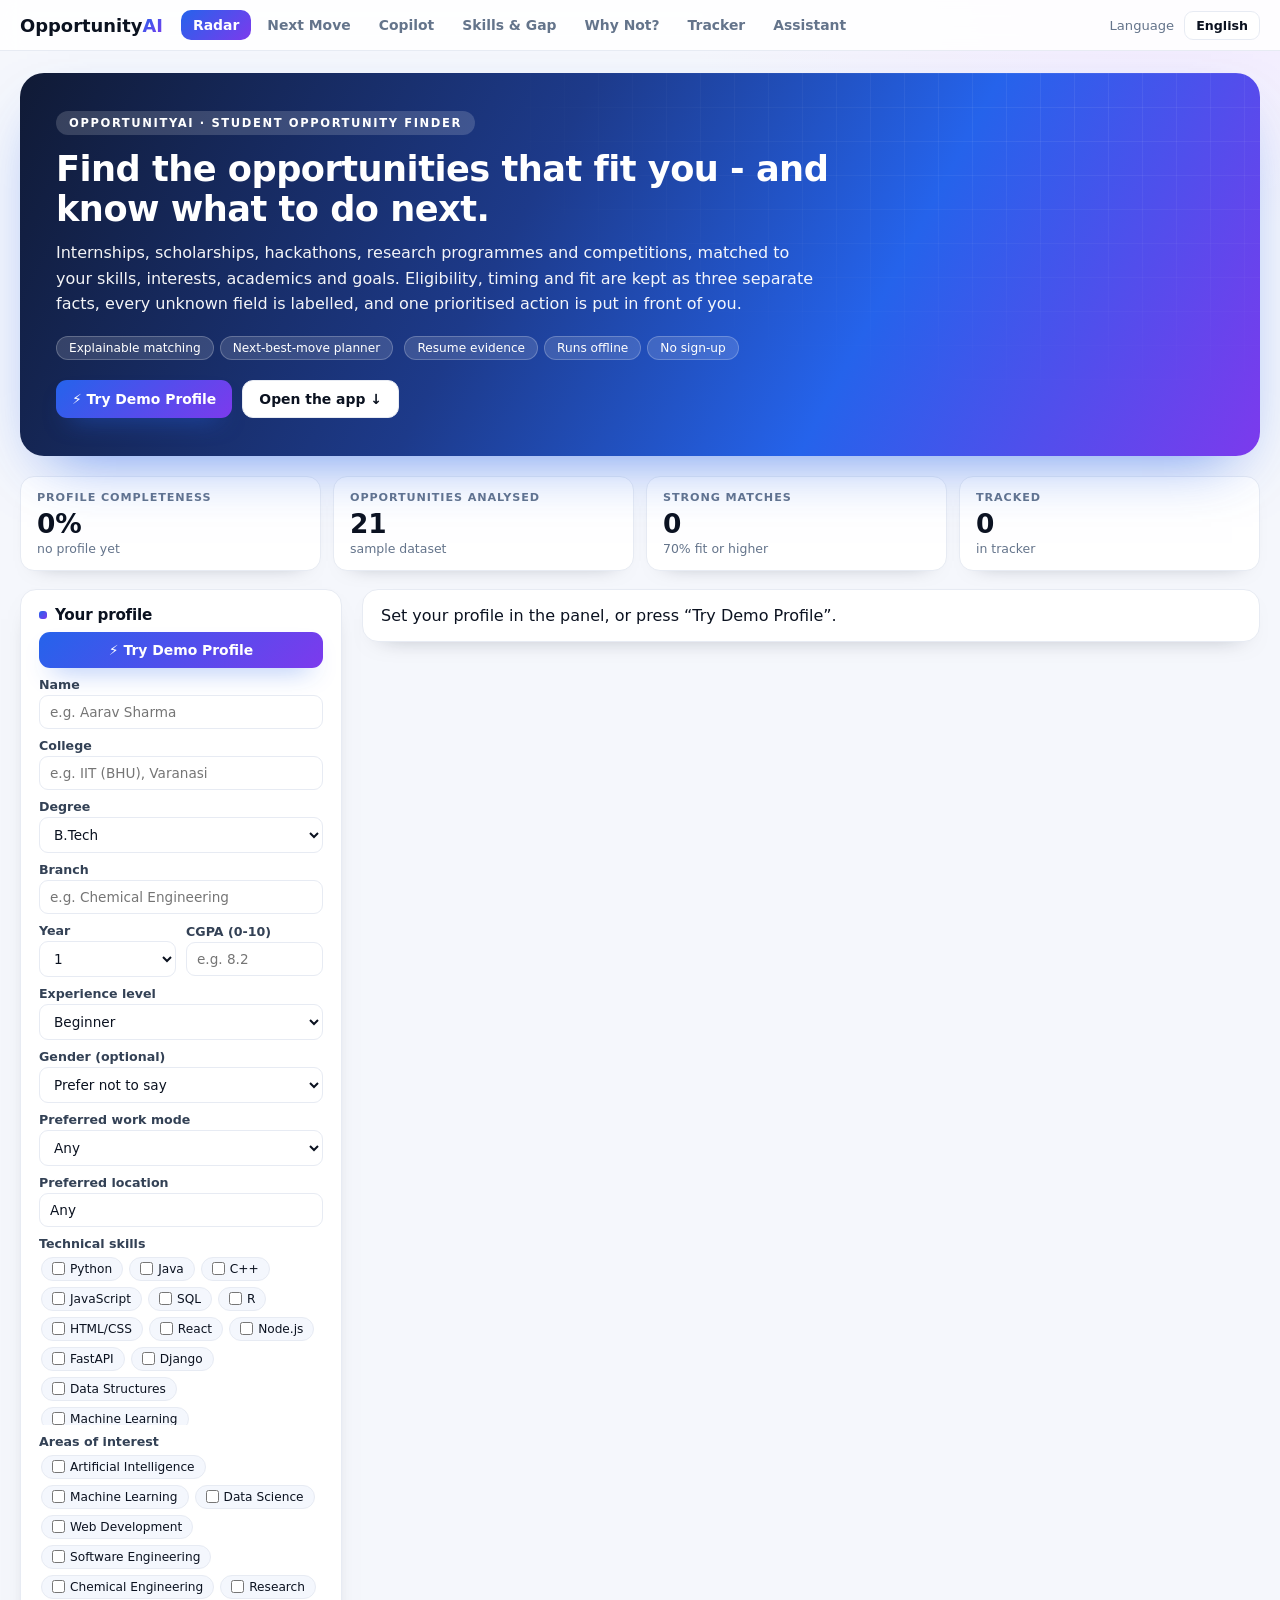
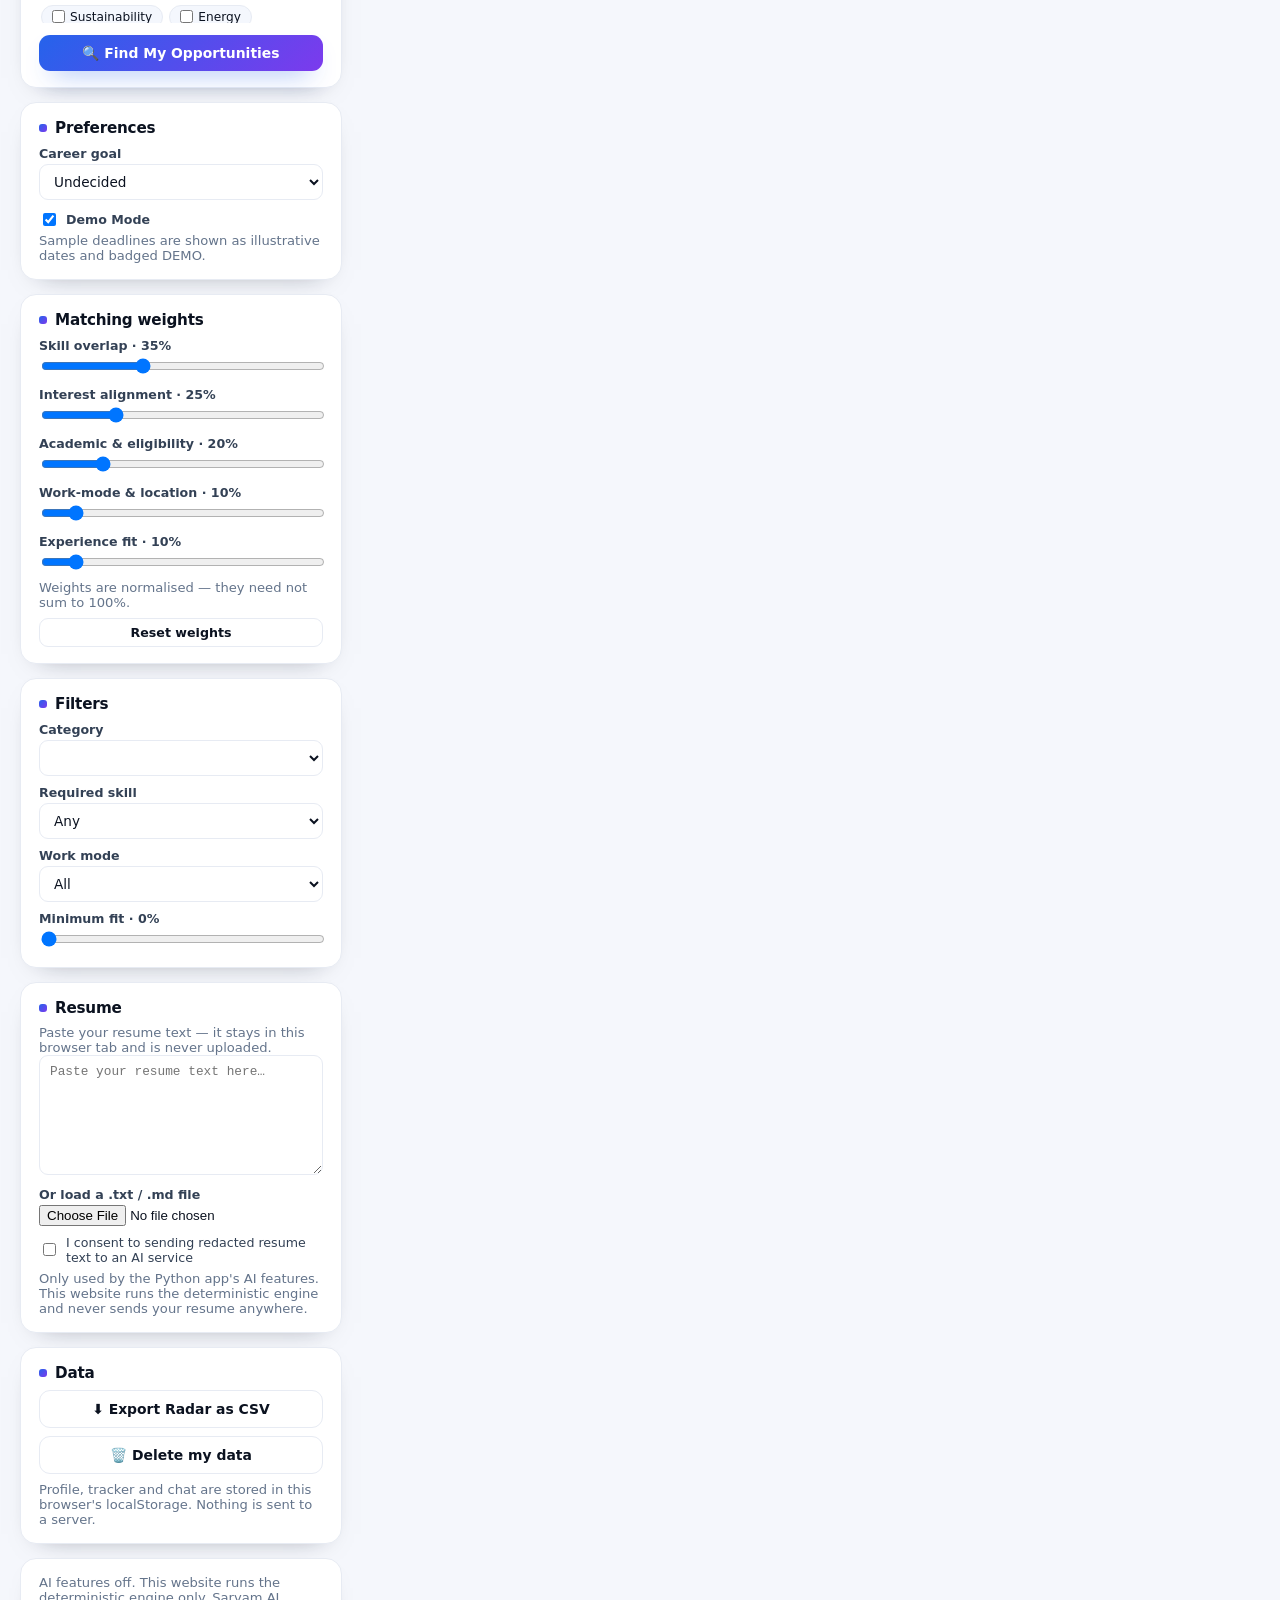
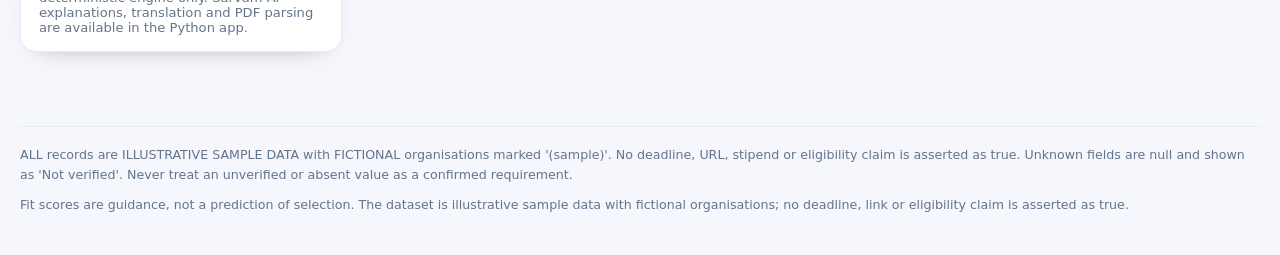
<file: index.html>
<!DOCTYPE html>
<html lang="en">
<head>
<meta charset="utf-8">
<meta name="viewport" content="width=device-width, initial-scale=1">
<title>OpportunityAI — Personal Opportunity Intelligence Platform</title>
<meta name="description" content="OpportunityAI helps Indian college students find, qualify for and prepare for internships, scholarships, hackathons and research programmes — with explainable matching and a prioritised next action. Runs fully in your browser.">
<link rel="icon" href="data:image/svg+xml,<svg xmlns='http://www.w3.org/2000/svg' viewBox='0 0 100 100'><text y='.9em' font-size='90'>🎯</text></svg>">
<style>
/* OpportunityAI — website styles. Light background, navy text, blue/violet accents. */
:root{
  --navy:#0b1220; --soft:#334155; --muted:#64748b; --blue:#2563eb; --violet:#7c3aed;
  --bg:#f5f7fc; --card:#ffffff; --line:#e7ebf3; --green:#059669; --amber:#b45309; --red:#b91c1c;
  --radius:16px;
}
*{box-sizing:border-box;}
html,body{margin:0;padding:0;}
body{
  font-family:'Inter','Segoe UI',system-ui,-apple-system,sans-serif;color:var(--navy);
  background:
    radial-gradient(1100px 460px at 10% -8%, #e8efff 0, rgba(232,239,255,0) 60%),
    radial-gradient(900px 420px at 92% 0, #f2eaff 0, rgba(242,234,255,0) 55%),
    var(--bg);
  -webkit-font-smoothing:antialiased;
}
a{color:var(--blue);}
h1,h2,h3,h4{letter-spacing:-.015em;margin:0 0 8px;}
.wrap{max-width:1280px;margin:0 auto;padding:0 20px;}

/* ---------- nav ---------- */
.nav{
  position:sticky;top:0;z-index:50;background:rgba(255,255,255,.88);
  backdrop-filter:blur(10px);border-bottom:1px solid var(--line);
}
.nav-in{display:flex;align-items:center;gap:18px;padding:10px 20px;max-width:1280px;margin:0 auto;flex-wrap:wrap;}
.brand{font-weight:800;font-size:1.12rem;white-space:nowrap;}
.brand span{background:linear-gradient(135deg,var(--blue),var(--violet));
  -webkit-background-clip:text;background-clip:text;-webkit-text-fill-color:transparent;}
.tabs{display:flex;gap:4px;flex:1;flex-wrap:wrap;}
.tab{
  border:0;background:transparent;font:inherit;font-weight:600;font-size:.87rem;color:var(--muted);
  padding:7px 12px;border-radius:10px;cursor:pointer;white-space:nowrap;
}
.tab:hover{background:#eef2fb;color:var(--navy);}
.tab.active{background:linear-gradient(135deg,var(--blue),var(--violet));color:#fff;}
.nav-right{display:flex;align-items:center;gap:10px;font-size:.82rem;color:var(--muted);}

/* ---------- hero ---------- */
.hero{
  background:linear-gradient(118deg,#101a35 0,#1d3a8a 40%,#2563eb 68%,#7c3aed 100%);
  border-radius:24px;padding:38px 36px;color:#fff;margin:22px 0 20px;position:relative;overflow:hidden;
  box-shadow:0 26px 60px -28px rgba(37,99,235,.72);
}
.hero:after{
  content:"";position:absolute;inset:0;pointer-events:none;
  background-image:linear-gradient(rgba(255,255,255,.07) 1px,transparent 1px),
                   linear-gradient(90deg,rgba(255,255,255,.07) 1px,transparent 1px);
  background-size:34px 34px;
  mask-image:radial-gradient(600px 300px at 85% 10%,#000,transparent);
}
.hero .kicker{display:inline-block;font-size:.72rem;font-weight:700;letter-spacing:.14em;
  text-transform:uppercase;background:rgba(255,255,255,.16);padding:5px 13px;border-radius:999px;margin-bottom:14px;}
.hero h1{color:#fff;font-size:2.2rem;font-weight:800;max-width:820px;line-height:1.15;}
.hero p{opacity:.95;max-width:760px;line-height:1.6;margin:10px 0 0;font-size:1rem;}
.hero .tags{margin-top:16px;}
.hero .tags span{display:inline-block;background:rgba(255,255,255,.14);border:1px solid rgba(255,255,255,.22);
  padding:4px 12px;border-radius:999px;font-size:.76rem;margin:3px 6px 0 0;}
.hero-cta{display:flex;gap:10px;margin-top:20px;flex-wrap:wrap;}

/* ---------- buttons ---------- */
.btn{
  font:inherit;font-weight:600;font-size:.87rem;border-radius:11px;padding:10px 16px;cursor:pointer;
  border:1px solid var(--line);background:#fff;color:var(--navy);transition:.15s;
}
.btn:hover{border-color:#cfdaf2;box-shadow:0 6px 16px -12px rgba(37,99,235,.6);}
.btn.primary{background:linear-gradient(135deg,var(--blue),var(--violet));border:0;color:#fff;
  box-shadow:0 12px 26px -14px rgba(37,99,235,.85);}
.btn.primary:hover{filter:brightness(1.06);}
.btn.sm{padding:6px 11px;font-size:.79rem;border-radius:9px;}
.btn.block{width:100%;}

/* ---------- layout ---------- */
.layout{display:grid;grid-template-columns:322px 1fr;gap:20px;align-items:start;padding-bottom:60px;}
.panel{background:var(--card);border:1px solid var(--line);border-radius:var(--radius);
  padding:16px 18px;box-shadow:0 10px 26px -20px rgba(11,18,32,.55);margin-bottom:14px;}
.panel h3{font-size:.95rem;display:flex;align-items:center;gap:8px;}
.dot{display:inline-block;width:8px;height:8px;border-radius:3px;
  background:linear-gradient(135deg,var(--blue),var(--violet));flex:0 0 auto;}
.muted{color:var(--muted);font-size:.82rem;}
.small{font-size:.84rem;color:var(--soft);}

/* ---------- metrics ---------- */
.metrics{display:grid;grid-template-columns:repeat(4,1fr);gap:12px;margin-bottom:18px;}
.metric{background:var(--card);border:1px solid var(--line);border-radius:14px;padding:14px 16px;
  box-shadow:0 10px 22px -20px rgba(11,18,32,.5);transition:.16s;}
.metric:hover{transform:translateY(-2px);}
.metric .label{font-size:.7rem;text-transform:uppercase;letter-spacing:.08em;color:var(--muted);font-weight:700;}
.metric .value{font-size:1.65rem;font-weight:800;margin-top:4px;}
.metric .sub{font-size:.78rem;color:var(--muted);margin-top:2px;}

/* ---------- cards ---------- */
.card{background:var(--card);border:1px solid var(--line);border-radius:var(--radius);
  padding:16px 18px;box-shadow:0 10px 26px -20px rgba(11,18,32,.55);margin-bottom:12px;transition:.16s;}
.card:hover{transform:translateY(-2px);box-shadow:0 20px 38px -24px rgba(37,99,235,.5);border-color:#dbe4f7;}
.card-top{display:flex;gap:16px;align-items:flex-start;}
.opp-title{font-size:1.05rem;font-weight:700;line-height:1.3;}
.opp-org{color:var(--muted);font-size:.85rem;margin:2px 0 7px;font-weight:500;}
.cols3{display:grid;grid-template-columns:repeat(3,1fr);gap:16px;}
.col-head{font-size:.98rem;font-weight:700;margin-bottom:10px;display:flex;align-items:center;gap:8px;}

/* ---------- badges / chips ---------- */
.badge{display:inline-block;padding:3px 10px;border-radius:999px;font-size:.7rem;font-weight:600;margin:2px 5px 2px 0;}
.b-blue{background:#e8f0ff;color:#1d4ed8;} .b-violet{background:#f1e9ff;color:#6d28d9;}
.b-green{background:#e6f7ef;color:#047857;} .b-amber{background:#fdf1dd;color:#b45309;}
.b-grey{background:#eef1f6;color:#475569;} .b-red{background:#fdeaea;color:#b91c1c;}
.chip{display:inline-block;background:#eef2fb;color:#334155;border-radius:8px;padding:3px 9px;
  font-size:.77rem;margin:2px 5px 2px 0;border:1px solid #e4eaf6;}
.chip-miss{background:#fdeaea;color:#b91c1c;border-color:#f8d5d5;}
.chip-have{background:#e6f7ef;color:#047857;border-color:#cdeee0;}

/* ---------- component bars ---------- */
.cbrow{display:flex;align-items:center;gap:9px;margin:4px 0;font-size:.78rem;}
.cblab{width:100px;color:var(--soft);}
.cbtrack{flex:1;height:7px;border-radius:999px;background:#eef2f9;overflow:hidden;}
.cbtrack>span{display:block;height:100%;border-radius:999px;background:linear-gradient(90deg,var(--blue),var(--violet));}
.cbval{width:38px;text-align:right;font-weight:600;}

/* ---------- forms ---------- */
label{display:block;font-size:.79rem;font-weight:600;color:var(--soft);margin:9px 0 3px;}
input[type=text],input[type=number],select,textarea{
  width:100%;font:inherit;font-size:.85rem;padding:8px 10px;border:1px solid var(--line);
  border-radius:9px;background:#fff;color:var(--navy);}
input:focus,select:focus,textarea:focus{outline:2px solid #c7d8fb;border-color:#c7d8fb;}
textarea{min-height:120px;resize:vertical;font-family:ui-monospace,SFMono-Regular,Menlo,monospace;font-size:.8rem;}
.multi{display:flex;flex-wrap:wrap;gap:6px;margin-top:4px;max-height:170px;overflow:auto;padding:2px;}
.multi label{display:inline-flex;align-items:center;gap:5px;font-weight:500;font-size:.76rem;
  background:#f4f7fd;border:1px solid var(--line);border-radius:999px;padding:4px 10px;margin:0;cursor:pointer;color:var(--navy);}
.multi input{width:auto;margin:0;}
.multi label:hover{border-color:#c7d8fb;}
input[type=range]{width:100%;}
.row{display:flex;gap:10px;align-items:center;}

/* ---------- tables ---------- */
table{width:100%;border-collapse:collapse;font-size:.82rem;}
th,td{text-align:left;padding:8px 10px;border-bottom:1px solid #f0f3fa;vertical-align:top;}
th{font-size:.72rem;text-transform:uppercase;letter-spacing:.06em;color:var(--muted);font-weight:700;}
tbody tr:hover{background:#fafcff;}

/* ---------- misc ---------- */
.q{border-left:3px solid #cbd5e1;padding:4px 10px;margin:4px 0;color:var(--soft);font-size:.82rem;font-style:italic;}
.note{background:#f4f7fd;border:1px solid var(--line);border-radius:10px;padding:10px 12px;font-size:.81rem;color:var(--soft);}
.path-step{display:flex;gap:10px;align-items:flex-start;margin:7px 0;}
.path-step .n{flex:0 0 auto;width:22px;height:22px;border-radius:7px;background:#eef2fb;color:#334155;
  font-size:.72rem;font-weight:700;display:grid;place-items:center;}
.chat{max-height:420px;overflow:auto;padding-right:6px;}
.msg{padding:10px 13px;border-radius:12px;margin-bottom:9px;font-size:.86rem;line-height:1.55;white-space:pre-wrap;}
.msg.user{background:linear-gradient(135deg,var(--blue),var(--violet));color:#fff;margin-left:14%;}
.msg.bot{background:#f4f7fd;border:1px solid var(--line);margin-right:14%;}
.empty{color:var(--muted);font-size:.85rem;padding:14px 0;}
.footer{border-top:1px solid var(--line);padding:18px 0 40px;color:var(--muted);font-size:.79rem;line-height:1.6;}
.hidden{display:none !important;}

@media (max-width:960px){
  .layout{grid-template-columns:1fr;}
  .cols3{grid-template-columns:1fr;}
  .metrics{grid-template-columns:repeat(2,1fr);}
  .hero h1{font-size:1.6rem;}
  .msg.user{margin-left:0;} .msg.bot{margin-right:0;}
}

</style>
</head>
<body>

<nav class="nav">
  <div class="nav-in">
    <div class="brand">Opportunity<span>AI</span></div>
    <div class="tabs">
      <button class="tab active" data-tab="radar"><span data-i18n="radar">Radar</span></button>
      <button class="tab" data-tab="nextmove"><span data-i18n="nextmove">Next Move</span></button>
      <button class="tab" data-tab="copilot"><span data-i18n="copilot">Copilot</span></button>
      <button class="tab" data-tab="skills"><span data-i18n="skills">Skills &amp; Gap</span></button>
      <button class="tab" data-tab="whynot"><span data-i18n="whynot">Why Not?</span></button>
      <button class="tab" data-tab="tracker"><span data-i18n="tracker">Tracker</span></button>
      <button class="tab" data-tab="assistant"><span data-i18n="assistant">Assistant</span></button>
    </div>
    <div class="nav-right">
      <span class="muted" data-i18n="nav_language">Language</span>
      <button class="btn sm" id="lang-toggle"><span id="lang-label">English</span></button>
    </div>
  </div>
</nav>

<div class="wrap">

  <header class="hero">
    <div class="kicker">OpportunityAI · Student Opportunity Finder</div>
    <h1 data-i18n="hero_title">Find the opportunities that fit you — and know what to do next.</h1>
    <p data-i18n="hero_body">Internships, scholarships, hackathons, research programmes and competitions, matched to your
    skills, interests, academics and goals. Eligibility, timing and fit are kept as three separate
    facts, every unknown field is labelled, and one prioritised action is put in front of you.</p>
    <div class="tags">
      <span>Explainable matching</span><span>Next-best-move planner</span>
      <span>Resume evidence</span><span>Runs offline</span><span>No sign-up</span>
    </div>
    <div class="hero-cta">
      <button class="btn primary" id="btn-demo-hero">⚡ <span data-i18n="hero_cta1">Try Demo Profile</span></button>
      <button class="btn" id="btn-goto-app"><span data-i18n="hero_cta2">Open the app</span> ↓</button>
    </div>
  </header>

  <div class="metrics" id="metrics"></div>

  <div class="layout" id="layout">

    <aside>
      <div class="panel">
        <h3><span class="dot"></span><span data-i18n="profile">Your profile</span></h3>
        <button class="btn primary block" id="btn-demo">⚡ <span data-i18n="demo_profile">Try Demo Profile</span></button>
        <label for="pf-name" data-i18n="name">Name</label>
        <input type="text" id="pf-name" placeholder="e.g. Aarav Sharma">
        <label for="pf-college" data-i18n="college">College</label>
        <input type="text" id="pf-college" placeholder="e.g. IIT (BHU), Varanasi">
        <label for="pf-degree" data-i18n="degree">Degree</label>
        <select id="pf-degree">
          <option>B.Tech</option><option>B.E.</option><option>B.Sc</option><option>BCA</option>
          <option>MCA</option><option>M.Tech</option><option>M.Sc</option><option>MBA</option>
          <option>B.Com</option><option>Other</option>
        </select>
        <label for="pf-branch" data-i18n="branch">Branch</label>
        <input type="text" id="pf-branch" placeholder="e.g. Chemical Engineering">
        <div class="row">
          <div style="flex:1">
            <label for="pf-year" data-i18n="year">Year</label>
            <select id="pf-year"><option>1</option><option>2</option><option>3</option><option>4</option><option>5</option></select>
          </div>
          <div style="flex:1">
            <label for="pf-cgpa" data-i18n="cgpa">CGPA (0–10)</label>
            <input type="text" id="pf-cgpa" placeholder="e.g. 8.2">
          </div>
        </div>
        <label for="pf-exp" data-i18n="experience">Experience level</label>
        <select id="pf-exp"><option>Beginner</option><option>Intermediate</option><option>Advanced</option></select>
        <label for="pf-gender" data-i18n="gender">Gender (optional)</label>
        <select id="pf-gender">
          <option>Prefer not to say</option><option>Female</option><option>Male</option><option>Other</option>
        </select>
        <label for="pf-mode" data-i18n="work_mode">Preferred work mode</label>
        <select id="pf-mode"><option>Any</option><option>Remote</option><option>On-site</option><option>Hybrid</option></select>
        <label for="pf-location" data-i18n="location">Preferred location</label>
        <input type="text" id="pf-location" placeholder="Any / Remote / a city">
        <label data-i18n="skills_pick">Technical skills</label>
        <div class="multi" id="pf-skills"></div>
        <label data-i18n="interests_pick">Areas of interest</label>
        <div class="multi" id="pf-interests"></div>
        <div style="margin-top:12px">
          <button class="btn primary block" id="btn-apply-profile">🔍 <span data-i18n="find_opportunities">Find My Opportunities</span></button>
        </div>
      </div>

      <div class="panel">
        <h3><span class="dot"></span><span data-i18n="preferences">Preferences</span></h3>
        <label for="pf-goal" data-i18n="career_goal">Career goal</label>
        <select id="pf-goal">
          <option>Industry job</option><option>Higher studies</option><option>Research</option>
          <option>Startup</option><option>Undecided</option>
        </select>
        <div class="row" style="margin-top:10px">
          <label style="margin:0;display:flex;align-items:center;gap:7px">
            <input type="checkbox" id="demo-toggle" checked> <span data-i18n="demo_mode">Demo Mode</span>
          </label>
        </div>
        <div class="muted" style="margin-top:4px">Sample deadlines are shown as illustrative dates and badged DEMO.</div>
      </div>

      <div class="panel">
        <h3><span class="dot"></span><span data-i18n="weights">Matching weights</span></h3>
        <label for="w-skill">Skill overlap · <span id="w-skill-val">35%</span></label>
        <input type="range" id="w-skill" min="0" max="100" step="5">
        <label for="w-interest">Interest alignment · <span id="w-interest-val">25%</span></label>
        <input type="range" id="w-interest" min="0" max="100" step="5">
        <label for="w-academic">Academic &amp; eligibility · <span id="w-academic-val">20%</span></label>
        <input type="range" id="w-academic" min="0" max="100" step="5">
        <label for="w-workmode">Work-mode &amp; location · <span id="w-workmode-val">10%</span></label>
        <input type="range" id="w-workmode" min="0" max="100" step="5">
        <label for="w-experience">Experience fit · <span id="w-experience-val">10%</span></label>
        <input type="range" id="w-experience" min="0" max="100" step="5">
        <div class="muted" style="margin-top:6px">Weights are normalised — they need not sum to 100%.</div>
        <button class="btn sm block" id="btn-reset-weights" style="margin-top:8px"><span data-i18n="reset_weights">Reset weights</span></button>
      </div>

      <div class="panel">
        <h3><span class="dot"></span><span data-i18n="filters">Filters</span></h3>
        <label for="f-cat" data-i18n="category">Category</label>
        <select id="f-cat"></select>
        <label for="f-skill" data-i18n="required_skill">Required skill</label>
        <select id="f-skill"></select>
        <label for="f-mode" data-i18n="filter_mode">Work mode</label>
        <select id="f-mode">
          <option>All</option><option>Remote</option><option>On-site</option><option>Hybrid</option>
        </select>
        <label for="f-min"><span data-i18n="min_fit">Minimum fit</span> · <span id="f-min-val">0%</span></label>
        <input type="range" id="f-min" min="0" max="100" step="5" value="0">
      </div>

      <div class="panel">
        <h3><span class="dot"></span><span data-i18n="resume_title">Resume</span></h3>
        <div class="muted">Paste your resume text — it stays in this browser tab and is never uploaded.</div>
        <textarea id="resume-text" placeholder="Paste your resume text here…"></textarea>
        <label for="resume-file" style="margin-top:8px">Or load a .txt / .md file</label>
        <input type="file" id="resume-file" accept=".txt,.md,.pdf">
        <div style="margin-top:8px">
          <label style="display:flex;align-items:center;gap:7px;font-weight:500">
            <input type="checkbox" id="consent"> <span data-i18n="consent">I consent to sending redacted resume text to an AI service</span>
          </label>
        </div>
        <div class="muted" style="margin-top:6px">Only used by the Python app's AI features. This website
        runs the deterministic engine and never sends your resume anywhere.</div>
      </div>

      <div class="panel">
        <h3><span class="dot"></span><span data-i18n="data_title">Data</span></h3>
        <button class="btn block" id="btn-csv">⬇️ <span data-i18n="export_csv">Export Radar as CSV</span></button>
        <button class="btn block" id="btn-wipe" style="margin-top:8px">🗑️ <span data-i18n="delete_data">Delete my data</span></button>
        <div class="muted" style="margin-top:8px">Profile, tracker and chat are stored in this browser's
        localStorage. Nothing is sent to a server.</div>
      </div>

      <div class="panel">
        <div class="muted" data-i18n="ai_off">AI features off. This website runs the deterministic engine only. Sarvam AI explanations, translation and PDF parsing are available in the Python app.</div>
      </div>
    </aside>

    <main id="main"></main>
  </div>

  <footer class="footer">
    <div id="notice"></div>
    <div style="margin-top:10px">Fit scores are guidance, not a prediction of selection. The dataset is
    illustrative sample data with fictional organisations; no deadline, link or eligibility claim is
    asserted as true.</div>
  </footer>
</div>

<script>
const DATA = {"opportunities": [{"id": "OPP001", "title": "Data Analytics Intern (Business Intelligence)", "organization": "Meridian Retail (sample)", "category": "Data Science / ML Internship", "description": "Build dashboards and answer business questions with SQL and BI tools. A good first data role for beginners.", "required_skills": ["SQL", "Excel", "Data Visualization", "Machine Learning"], "preferred_skills": ["Python", "Pandas", "Communication"], "interests": ["Data Science", "Software Engineering"], "tags": ["data", "internship"], "min_cgpa": 6.0, "eligible_years": [2, 3, 4], "eligible_degrees": ["B.Tech", "B.E.", "B.Sc", "B.Com", "Any"], "eligible_branches": null, "work_mode": "On-site", "location": "Mumbai, India", "stipend_or_award": "Paid (monthly stipend)", "deadline": null, "deadline_kind": "fixed", "opens_on": null, "demo_deadline_offset_days": 12, "apply_url": null, "source_url": null, "last_verified": "2026-10-20", "verification_status": "sample", "women_only": null, "experience_level": "Beginner", "eligibility": ["Enrolled in any quantitative programme", "Comfortable with spreadsheets"]}, {"id": "OPP002", "title": "Open Source ML Programme (Contributor)", "organization": "ML Commons Circle (sample)", "category": "Open Source Program", "description": "Contribute to open machine-learning libraries with a mentor, from documentation to model tooling.", "required_skills": ["Python", "Data Visualization"], "preferred_skills": ["scikit-learn", "Git", "Technical Writing"], "interests": ["Open Source", "Machine Learning", "Data Science"], "tags": ["open-source", "ml"], "min_cgpa": null, "eligible_years": null, "eligible_degrees": ["B.Tech", "B.E.", "B.Sc", "M.Sc", "Any"], "eligible_branches": null, "work_mode": "Remote", "location": "Remote", "stipend_or_award": "Stipend for accepted contributors (varies)", "deadline": null, "deadline_kind": "rolling", "opens_on": null, "demo_deadline_offset_days": null, "apply_url": null, "source_url": null, "last_verified": "2026-10-20", "verification_status": "sample", "women_only": null, "experience_level": "Beginner", "eligibility": ["Open to students and beginners", "Able to communicate progress in writing"]}, {"id": "OPP003", "title": "Merit Scholarship for Engineering Undergraduates", "organization": "Vidya Foundation (sample)", "category": "Scholarship", "description": "A merit-based grant for high-performing engineering undergraduates. Requires an application essay and transcripts.", "required_skills": ["Python", "Pandas", "Excel", "Data Visualization", "SQL"], "preferred_skills": ["Technical Writing"], "interests": ["Research"], "tags": ["scholarship", "merit"], "min_cgpa": 8.5, "eligible_years": [1, 2, 3, 4], "eligible_degrees": ["B.Tech", "B.E."], "eligible_branches": null, "work_mode": "Remote", "location": "India (all states)", "stipend_or_award": "Scholarship grant (annual)", "deadline": null, "deadline_kind": "fixed", "opens_on": null, "demo_deadline_offset_days": 20, "apply_url": null, "source_url": null, "last_verified": "2026-10-20", "verification_status": "sample", "women_only": null, "experience_level": "Beginner", "eligibility": ["Enrolled undergraduate in engineering", "Demonstrated academic merit", "Household income criteria may apply"]}, {"id": "OPP004", "title": "Deep Learning Research Intern", "organization": "Vision & Language Lab (sample)", "category": "Research Internship", "description": "Work on computer-vision or language-modelling experiments under a PhD mentor. Expect to read papers and implement baselines.", "required_skills": ["Python", "Deep Learning", "PyTorch"], "preferred_skills": ["Computer Vision", "NLP", "Technical Writing"], "interests": ["Machine Learning", "Research", "Artificial Intelligence"], "tags": ["research", "dl"], "min_cgpa": 7.5, "eligible_years": [3, 4], "eligible_degrees": ["B.Tech", "B.E.", "M.Tech", "M.Sc"], "eligible_branches": null, "work_mode": "Remote", "location": "Remote", "stipend_or_award": "Stipend available (varies)", "deadline": null, "deadline_kind": "fixed", "opens_on": "2026-12-01", "demo_deadline_offset_days": null, "apply_url": null, "source_url": null, "last_verified": "2026-10-20", "verification_status": "sample", "women_only": null, "experience_level": "Advanced", "eligibility": ["Prior project or coursework in deep learning", "Able to read research papers"]}, {"id": "OPP005", "title": "Industrial Process Optimisation with ML", "organization": "Shakti Renewables (sample)", "category": "Chemical Engineering Internship", "description": "Apply machine learning to sensor data from a process plant to predict yield and flag anomalies.", "required_skills": ["Process Simulation", "Machine Learning"], "preferred_skills": ["Python", "Data Visualization", "Aspen Plus"], "interests": ["Chemical Engineering", "Machine Learning", "Sustainability"], "tags": ["process", "ml"], "min_cgpa": 7.0, "eligible_years": [2, 3, 4], "eligible_degrees": ["B.Tech", "B.E.", "M.Tech"], "eligible_branches": null, "work_mode": "Hybrid", "location": "Pune, India", "stipend_or_award": "Paid (monthly stipend)", "deadline": null, "deadline_kind": "unknown", "opens_on": null, "demo_deadline_offset_days": null, "apply_url": null, "source_url": null, "last_verified": "2026-10-20", "verification_status": "sample", "women_only": null, "experience_level": "Intermediate", "eligibility": ["Chemical Engineering students with simulation coursework", "Final-year students preferred"]}, {"id": "OPP006", "title": "National Student Hackathon (48-hour Build)", "organization": "BuildForBharat (sample)", "category": "Hackathon", "description": "A weekend hackathon where teams build a working prototype around a theme and present it to judges.", "required_skills": ["Python", "JavaScript", "Git"], "preferred_skills": ["React", "FastAPI", "Docker"], "interests": ["Software Engineering", "Web Development", "Entrepreneurship"], "tags": ["hackathon"], "min_cgpa": null, "eligible_years": [1, 2, 3, 4], "eligible_degrees": ["Any"], "eligible_branches": null, "work_mode": "On-site", "location": "Multiple host cities", "stipend_or_award": "Cash prizes for winners (varies)", "deadline": "2025-12-31", "deadline_kind": "fixed", "opens_on": null, "demo_deadline_offset_days": null, "apply_url": null, "source_url": null, "last_verified": "2026-10-20", "verification_status": "closed", "women_only": null, "experience_level": "Beginner", "eligibility": ["Open to all enrolled college students", "Teams of up to 4"]}, {"id": "OPP007", "title": "Women in STEM Scholarship", "organization": "Pragati Education Trust (sample)", "category": "Scholarship", "description": "A needs-and-merit grant supporting women in STEM fields, with mentoring and a small professional network.", "required_skills": ["Technical Writing"], "preferred_skills": ["Communication"], "interests": ["Research"], "tags": ["scholarship", "women"], "min_cgpa": 7.0, "eligible_years": [1, 2, 3, 4], "eligible_degrees": ["B.Tech", "B.E.", "B.Sc", "M.Sc", "Any"], "eligible_branches": null, "work_mode": "Remote", "location": "India", "stipend_or_award": "Scholarship grant (annual)", "deadline": null, "deadline_kind": "fixed", "opens_on": null, "demo_deadline_offset_days": 30, "apply_url": null, "source_url": null, "last_verified": "2026-10-20", "verification_status": "sample", "women_only": true, "experience_level": "Beginner", "eligibility": ["Women students enrolled in a STEM programme", "Demonstrated need and merit"]}, {"id": "OPP008", "title": "Software Engineering Intern (Summer)", "organization": "Nimbus Systems (sample)", "category": "Software Engineering Internship", "description": "Work with a backend platform team on API services, internal tooling and bug fixes.", "required_skills": ["Python", "Git"], "preferred_skills": ["FastAPI", "SQL", "Linux"], "interests": ["Software Engineering", "Web Development"], "tags": ["swe", "internship"], "min_cgpa": 7.0, "eligible_years": [2, 3, 4], "eligible_degrees": ["B.Tech", "B.E.", "MCA"], "eligible_branches": null, "work_mode": "Hybrid", "location": "Bengaluru, India", "stipend_or_award": "Paid (monthly stipend)", "deadline": null, "deadline_kind": "fixed", "opens_on": null, "demo_deadline_offset_days": 5, "apply_url": null, "source_url": null, "last_verified": "2026-10-20", "verification_status": "sample", "women_only": null, "experience_level": "Intermediate", "eligibility": ["Currently enrolled in a B.Tech/B.E. programme", "Comfortable with at least one programming language"]}, {"id": "OPP009", "title": "Data Science & Machine Learning Intern", "organization": "Arcline Analytics (sample)", "category": "Data Science / ML Internship", "description": "Build and evaluate predictive models on tabular business data.", "required_skills": ["Python", "Pandas", "Machine Learning"], "preferred_skills": ["scikit-learn", "SQL", "Data Visualization"], "interests": ["Data Science", "Machine Learning"], "tags": ["ds", "internship"], "min_cgpa": 6.5, "eligible_years": [2, 3, 4], "eligible_degrees": ["B.Tech", "B.E.", "B.Sc", "M.Sc"], "eligible_branches": null, "work_mode": "Remote", "location": "Remote", "stipend_or_award": "Paid (monthly stipend)", "deadline": null, "deadline_kind": "fixed", "opens_on": null, "demo_deadline_offset_days": 25, "apply_url": null, "source_url": null, "last_verified": "2026-10-20", "verification_status": "sample", "women_only": null, "experience_level": "Intermediate", "eligibility": ["Enrolled in an engineering, science or statistics programme", "Basic statistics knowledge"]}, {"id": "OPP010", "title": "Chemical Process Engineering Intern", "organization": "Vidyut Petrochem (sample)", "category": "Chemical Engineering Internship", "description": "Support process design and mass/energy balance studies for a petrochemical unit.", "required_skills": ["Process Engineering", "Thermodynamics", "Excel"], "preferred_skills": ["Aspen Plus", "Process Simulation", "MATLAB"], "interests": ["Chemical Engineering", "Energy"], "tags": ["process", "internship"], "min_cgpa": 6.0, "eligible_years": [2, 3, 4], "eligible_degrees": ["B.Tech", "B.E.", "M.Tech"], "eligible_branches": null, "work_mode": "On-site", "location": "Vadodara, India", "stipend_or_award": "Paid (monthly stipend)", "deadline": null, "deadline_kind": "fixed", "opens_on": null, "demo_deadline_offset_days": 18, "apply_url": null, "source_url": null, "last_verified": "2026-10-20", "verification_status": "sample", "women_only": null, "experience_level": "Intermediate", "eligibility": ["Enrolled in a Chemical Engineering programme", "Completed core process courses"]}, {"id": "OPP011", "title": "Undergraduate Research Internship (AI Lab)", "organization": "Institute AI Research Group (sample)", "category": "Research Internship", "description": "Join an ongoing research project in machine learning: reproduce papers, run experiments, help draft a short write-up.", "required_skills": ["Python", "Machine Learning"], "preferred_skills": ["PyTorch", "Technical Writing", "NLP"], "interests": ["Research", "Artificial Intelligence"], "tags": ["research", "ai"], "min_cgpa": 8.0, "eligible_years": [3, 4], "eligible_degrees": ["B.Tech", "B.E.", "M.Tech", "M.Sc"], "eligible_branches": null, "work_mode": "Remote", "location": "Remote", "stipend_or_award": "Unpaid or small stipend (varies by lab)", "deadline": null, "deadline_kind": "fixed", "opens_on": "2026-11-15", "demo_deadline_offset_days": null, "apply_url": null, "source_url": null, "last_verified": "2026-10-20", "verification_status": "sample", "women_only": null, "experience_level": "Advanced", "eligibility": ["Strong academic record", "Willingness to commit to a research project", "Faculty reference usually expected"]}, {"id": "OPP012", "title": "Student Innovation Competition (Sustainability)", "organization": "GreenSpark Challenge (sample)", "category": "Innovation Competition", "description": "Pitch an innovation addressing sustainability, energy or waste. Shortlisted teams get mentorship and a final pitch round.", "required_skills": ["Technical Writing", "Communication"], "preferred_skills": ["Process Engineering", "Data Visualization", "Excel"], "interests": ["Entrepreneurship", "Sustainability", "Research"], "tags": ["competition", "sustainability"], "min_cgpa": null, "eligible_years": [2, 3, 4], "eligible_degrees": ["B.Tech", "B.E.", "B.Sc", "Any"], "eligible_branches": null, "work_mode": "Hybrid", "location": "India", "stipend_or_award": "Grants and prizes for shortlisted teams", "deadline": null, "deadline_kind": "fixed", "opens_on": null, "demo_deadline_offset_days": 40, "apply_url": null, "source_url": null, "last_verified": "2026-10-20", "verification_status": "sample", "women_only": null, "experience_level": "Beginner", "eligibility": ["Open to undergraduate and postgraduate students", "Idea-stage and prototype-stage entries both accepted"]}, {"id": "OPP013", "title": "Open Source Contribution Programme (Beginner Track)", "organization": "OpenWorks Community (sample)", "category": "Open Source Program", "description": "Contribute to real open-source projects with mentor support — a strong beginner pathway to a public track record.", "required_skills": ["Git", "Python"], "preferred_skills": ["JavaScript", "Technical Writing", "Linux"], "interests": ["Open Source", "Software Engineering"], "tags": ["open-source"], "min_cgpa": null, "eligible_years": [1, 2, 3, 4], "eligible_degrees": ["Any"], "eligible_branches": null, "work_mode": "Remote", "location": "Remote", "stipend_or_award": "Stipend for accepted contributors (varies)", "deadline": null, "deadline_kind": "rolling", "opens_on": null, "demo_deadline_offset_days": null, "apply_url": null, "source_url": null, "last_verified": "2026-10-20", "verification_status": "sample", "women_only": null, "experience_level": "Beginner", "eligibility": ["Open to all students and beginners", "No prior open-source experience required"]}, {"id": "OPP014", "title": "Competitive Programming Fellowship", "organization": "AlgoForge (sample)", "category": "Software Engineering Internship", "description": "Intensive fellowship on algorithms and competitive programming with weekly contests.", "required_skills": ["Data Structures", "C++"], "preferred_skills": ["Python", "Java"], "interests": ["Software Engineering"], "tags": ["algorithms"], "min_cgpa": 8.4, "eligible_years": [2, 3, 4], "eligible_degrees": ["B.Tech", "B.E."], "eligible_branches": null, "work_mode": "Remote", "location": "Remote", "stipend_or_award": "Fellowship stipend (varies)", "deadline": null, "deadline_kind": "fixed", "opens_on": null, "demo_deadline_offset_days": 15, "apply_url": null, "source_url": null, "last_verified": "2026-10-20", "verification_status": "sample", "women_only": null, "experience_level": "Intermediate", "eligibility": ["Strong problem-solving record", "Weekly contest participation expected"]}, {"id": "OPP015", "title": "Summer Analytics Challenge (past cohort)", "organization": "Insight Guild (sample)", "category": "Hackathon", "description": "A data-analytics challenge run over two weeks with a public leaderboard.", "required_skills": ["Python", "Pandas"], "preferred_skills": ["Data Visualization"], "interests": ["Data Science"], "tags": ["analytics"], "min_cgpa": null, "eligible_years": [1, 2, 3, 4], "eligible_degrees": ["Any"], "eligible_branches": null, "work_mode": "Remote", "location": "Remote", "stipend_or_award": "Prizes for top teams", "deadline": "2026-01-15", "deadline_kind": "fixed", "opens_on": null, "demo_deadline_offset_days": null, "apply_url": null, "source_url": null, "last_verified": "2026-10-20", "verification_status": "closed", "women_only": null, "experience_level": "Beginner", "eligibility": ["Open to all students"]}, {"id": "OPP016", "title": "Robotics & Embedded Systems Hackathon", "organization": "Makers Guild (sample)", "category": "Hackathon", "description": "Design and build a working robotics prototype in a team over a weekend.", "required_skills": ["C++", "Embedded C"], "preferred_skills": ["Python", "Linux", "Verilog"], "interests": ["Robotics", "Software Engineering"], "tags": ["robotics"], "min_cgpa": null, "eligible_years": [1, 2, 3, 4], "eligible_degrees": ["B.Tech", "B.E.", "M.Tech", "Any"], "eligible_branches": null, "work_mode": "On-site", "location": "Chennai, India", "stipend_or_award": "Prizes and component kits for winners", "deadline": null, "deadline_kind": "fixed", "opens_on": null, "demo_deadline_offset_days": 22, "apply_url": null, "source_url": null, "last_verified": "2026-10-20", "verification_status": "sample", "women_only": null, "experience_level": "Beginner", "eligibility": ["Open to engineering students", "Hardware access helpful but not mandatory"]}, {"id": "OPP017", "title": "Computational Chemistry Research Internship", "organization": "Advanced Materials Group (sample)", "category": "Research Internship", "description": "Use computational tools to study material properties and reaction behaviour.", "required_skills": ["Python", "Thermodynamics"], "preferred_skills": ["MATLAB", "Process Simulation", "Technical Writing"], "interests": ["Research", "Chemical Engineering"], "tags": ["research", "chem"], "min_cgpa": 7.0, "eligible_years": [2, 3, 4], "eligible_degrees": ["B.Tech", "B.E.", "M.Sc", "M.Tech"], "eligible_branches": null, "work_mode": "Remote", "location": "Remote", "stipend_or_award": "Unpaid or small stipend (varies by project)", "deadline": null, "deadline_kind": "fixed", "opens_on": null, "demo_deadline_offset_days": 28, "apply_url": null, "source_url": null, "last_verified": "2026-10-20", "verification_status": "sample", "women_only": null, "experience_level": "Advanced", "eligibility": ["Chemical/Materials Engineering or Chemistry students", "Interest in modelling and simulation"]}, {"id": "OPP018", "title": "Frontend Web Development Intern", "organization": "Lumen Labs (sample)", "category": "Software Engineering Internship", "description": "Build responsive UI components for a customer dashboard.", "required_skills": ["JavaScript", "HTML/CSS", "Git"], "preferred_skills": ["React", "Data Visualization"], "interests": ["Web Development", "Software Engineering"], "tags": ["frontend"], "min_cgpa": null, "eligible_years": [2, 3, 4], "eligible_degrees": ["B.Tech", "B.E.", "BCA", "Any"], "eligible_branches": null, "work_mode": "Remote", "location": "Remote", "stipend_or_award": "Paid (monthly stipend)", "deadline": null, "deadline_kind": "fixed", "opens_on": null, "demo_deadline_offset_days": 10, "apply_url": null, "source_url": null, "last_verified": "2026-10-20", "verification_status": "sample", "women_only": null, "experience_level": "Beginner", "eligibility": ["Enrolled student or recent graduate", "Portfolio of web projects preferred"]}, {"id": "OPP019", "title": "Backend Engineering Intern (Cloud Services)", "organization": "Skylake Cloud (sample)", "category": "Software Engineering Internship", "description": "Work on scalable backend services and learn cloud deployment practices.", "required_skills": ["Java", "Data Structures", "SQL"], "preferred_skills": ["Docker", "Linux", "Cloud (AWS)"], "interests": ["Software Engineering", "Cybersecurity"], "tags": ["backend", "cloud"], "min_cgpa": 7.0, "eligible_years": [3, 4], "eligible_degrees": ["B.Tech", "B.E.", "MCA", "M.Tech"], "eligible_branches": null, "work_mode": "On-site", "location": "Hyderabad, India", "stipend_or_award": "Paid (monthly stipend)", "deadline": null, "deadline_kind": "fixed", "opens_on": null, "demo_deadline_offset_days": 35, "apply_url": null, "source_url": null, "last_verified": "2026-10-20", "verification_status": "sample", "women_only": null, "experience_level": "Intermediate", "eligibility": ["Enrolled in a CS/IT-related programme", "Strong fundamentals in data structures"]}, {"id": "OPP020", "title": "Process Simulation & Optimisation Intern", "organization": "Aarohi Energy (sample)", "category": "Chemical Engineering Internship", "description": "Model and optimise a renewable-fuel process flowsheet, comparing energy and yield across design cases.", "required_skills": ["Process Simulation", "Aspen Plus", "Thermodynamics"], "preferred_skills": ["MATLAB", "Heat Transfer", "Excel"], "interests": ["Chemical Engineering", "Energy", "Sustainability"], "tags": ["process", "simulation"], "min_cgpa": 6.5, "eligible_years": [2, 3, 4], "eligible_degrees": ["B.Tech", "B.E.", "M.Tech"], "eligible_branches": null, "work_mode": "Hybrid", "location": "Pune, India", "stipend_or_award": "Paid (monthly stipend)", "deadline": null, "deadline_kind": "fixed", "opens_on": null, "demo_deadline_offset_days": 8, "apply_url": null, "source_url": null, "last_verified": "2026-10-20", "verification_status": "sample", "women_only": null, "experience_level": "Intermediate", "eligibility": ["Chemical Engineering students with simulation coursework", "Final-year students preferred"]}, {"id": "OPP021", "title": "Green Chemistry Innovation Sprint", "organization": "Vasundhara Labs (sample)", "category": "Innovation Competition", "description": "A short sprint to propose greener routes for a common industrial reaction. Adjacent to chemical engineering.", "required_skills": ["Process Simulation", "MATLAB"], "preferred_skills": ["Thermodynamics"], "interests": ["Sustainability", "Energy"], "tags": ["sustainability", "green-chem"], "min_cgpa": 6.5, "eligible_years": [2, 3, 4], "eligible_degrees": ["B.Tech", "B.E.", "B.Sc"], "eligible_branches": null, "work_mode": "Remote", "location": "Remote", "stipend_or_award": "Prizes for shortlisted teams", "deadline": null, "deadline_kind": "fixed", "opens_on": null, "demo_deadline_offset_days": 45, "apply_url": null, "source_url": null, "last_verified": "2026-10-20", "verification_status": "sample", "women_only": null, "experience_level": "Advanced", "eligibility": ["Open to science and engineering students", "Team or individual entry"]}], "knowledge": {"skill_synonyms": {"ml": "Machine Learning", "machine learning": "Machine Learning", "sklearn": "scikit-learn", "scikit learn": "scikit-learn", "sci-kit learn": "scikit-learn", "torch": "PyTorch", "pytorch": "PyTorch", "tensor flow": "TensorFlow", "dl": "Deep Learning", "deep learning": "Deep Learning", "nlp": "NLP", "natural language processing": "NLP", "cv": "Computer Vision", "computer vision": "Computer Vision", "js": "JavaScript", "javascript": "JavaScript", "node": "Node.js", "nodejs": "Node.js", "node js": "Node.js", "py": "Python", "python3": "Python", "python 3": "Python", "sql": "SQL", "mysql": "SQL", "postgres": "SQL", "postgresql": "SQL", "aws": "Cloud (AWS)", "amazon web services": "Cloud (AWS)", "gcp": "Cloud (AWS)", "github": "Git", "git/github": "Git", "excel": "Excel", "ms excel": "Excel", "spreadsheets": "Excel", "matlab": "MATLAB", "aspen": "Aspen Plus", "aspen plus": "Aspen Plus", "hysys": "Process Simulation", "process simulation": "Process Simulation", "thermo": "Thermodynamics", "thermodynamics": "Thermodynamics", "data viz": "Data Visualization", "data visualisation": "Data Visualization", "data visualization": "Data Visualization", "dsa": "Data Structures", "data structures and algorithms": "Data Structures", "embedded": "Embedded C", "technical writing": "Technical Writing", "communication skills": "Communication"}, "skill_playbook": {"python": {"project": "Build a CLI tool that cleans a messy CSV and prints a summary report.", "task": "Complete 20 small scripting exercises and push them to one repo.", "resource_type": "Official Python tutorial + one beginner video series.", "hours": 20}, "git": {"project": "Create a repo, branch, open a pull request and resolve a merge conflict.", "task": "Practise add/commit/branch/merge on a throwaway repo for 30 minutes.", "resource_type": "The Pro Git book (free, official).", "hours": 6}, "sql": {"project": "Load a public dataset into SQLite and answer 10 business questions with joins.", "task": "Write 15 queries covering GROUP BY, JOIN and subqueries.", "resource_type": "SQLBolt interactive lessons.", "hours": 18}, "data structures": {"project": "Implement a stack, queue and hash map from scratch with tests.", "task": "Solve 30 easy problems across arrays, strings and maps.", "resource_type": "Any standard DSA practice platform.", "hours": 40}, "pandas": {"project": "Analyse a public tabular dataset end-to-end and write up 5 findings.", "task": "Practise groupby, merge, pivot and time-series resampling.", "resource_type": "Official pandas user guide.", "hours": 14}, "numpy": {"project": "Re-implement matrix operations with NumPy only.", "task": "Work through 10 array-broadcasting exercises.", "resource_type": "Official NumPy quickstart.", "hours": 8}, "machine learning": {"project": "Train and compare 3 models on one dataset; report accuracy and errors honestly.", "task": "Complete one end-to-end supervised-learning notebook.", "resource_type": "scikit-learn user guide + a beginner ML course.", "hours": 50}, "scikit-learn": {"project": "Build a pipeline with preprocessing, cross-validation and metrics.", "task": "Reproduce 5 examples from the scikit-learn docs.", "resource_type": "Official scikit-learn tutorials.", "hours": 16}, "deep learning": {"project": "Train a small CNN on an image dataset and document what improved accuracy.", "task": "Work through one neural-network fundamentals course module.", "resource_type": "A well-known free deep-learning course.", "hours": 60}, "pytorch": {"project": "Re-implement a short tutorial model from scratch and add a custom layer.", "task": "Complete the official 60-minute blitz.", "resource_type": "Official PyTorch tutorials.", "hours": 30}, "tensorflow": {"project": "Train a small model and export it for inference.", "task": "Complete one official Keras guide end to end.", "resource_type": "Official TensorFlow/Keras guides.", "hours": 25}, "nlp": {"project": "Classify text (e.g. sentiment) and inspect the misclassified examples.", "task": "Build a simple bag-of-words baseline before any neural model.", "resource_type": "A standard NLP intro course.", "hours": 35}, "computer vision": {"project": "Build an image classifier and a small real-time demo.", "task": "Practise image transforms and augmentation.", "resource_type": "An introductory CV course.", "hours": 40}, "data visualization": {"project": "Turn one dataset into a 3-chart dashboard that answers a question.", "task": "Recreate 5 chart types from a public gallery.", "resource_type": "Matplotlib/Plotly documentation.", "hours": 12}, "javascript": {"project": "Build an interactive to-do app with local storage.", "task": "Practise DOM events, fetch and promises.", "resource_type": "MDN web docs.", "hours": 30}, "html/css": {"project": "Recreate a landing page pixel-close from a screenshot.", "task": "Build 3 responsive layouts with flexbox and grid.", "resource_type": "MDN web docs.", "hours": 14}, "react": {"project": "Build a small app that fetches an API and manages state.", "task": "Complete the official React tutorial.", "resource_type": "Official React documentation.", "hours": 32}, "fastapi": {"project": "Expose a small model as a REST endpoint with request validation.", "task": "Build 3 endpoints with typed models and error handling.", "resource_type": "Official FastAPI tutorial.", "hours": 16}, "docker": {"project": "Containerise one of your apps and run it with a single command.", "task": "Write a Dockerfile for an existing project and slim the image.", "resource_type": "Official Docker get-started guide.", "hours": 8}, "linux": {"project": "Complete a command-line challenge set and script an automated backup.", "task": "Practise pipes, permissions and process management daily for a week.", "resource_type": "A standard Linux command-line guide.", "hours": 12}, "cloud (aws)": {"project": "Deploy a small web app to a free-tier cloud instance.", "task": "Set up one VM, open a port and serve an app.", "resource_type": "Cloud provider free-tier tutorials.", "hours": 24}, "process engineering": {"project": "Draw and explain a P&ID for a simple unit operation.", "task": "Work through mass and energy balance problems for 3 units.", "resource_type": "Standard chemical engineering textbook.", "hours": 30}, "process simulation": {"project": "Simulate a 3-unit flowsheet and run a sensitivity analysis.", "task": "Rebuild a textbook example flowsheet from scratch.", "resource_type": "Simulator vendor tutorials (free tier).", "hours": 36}, "aspen plus": {"project": "Model a distillation column and validate against hand calculations.", "task": "Complete 3 guided flowsheet tutorials.", "resource_type": "Simulator vendor tutorial library.", "hours": 32}, "matlab": {"project": "Solve a heat-transfer problem numerically and plot the result.", "task": "Write 5 small scripts covering loops, functions and plotting.", "resource_type": "Official MATLAB Onramp.", "hours": 18}, "thermodynamics": {"project": "Work through 20 solved problems on phase equilibria.", "task": "Derive and apply the key relations for one system.", "resource_type": "Standard thermodynamics textbook.", "hours": 25}, "heat transfer": {"project": "Model steady-state conduction in a wall with code.", "task": "Solve 10 problems on conduction and convection.", "resource_type": "Standard heat-transfer textbook.", "hours": 20}, "excel": {"project": "Build a small dashboard with pivot tables and charts.", "task": "Practise lookups, pivot tables and conditional formatting.", "resource_type": "Spreadsheet vendor tutorials.", "hours": 8}, "communication": {"project": "Present one technical topic to a peer group in 5 minutes.", "task": "Record yourself explaining a project and review it.", "resource_type": "Public-speaking fundamentals guide.", "hours": 10}, "technical writing": {"project": "Write a 2-page technical report on a project you built.", "task": "Rewrite one messy document with clear structure.", "resource_type": "Technical-writing style guide.", "hours": 12}, "c++": {"project": "Implement a small data-structure library with tests.", "task": "Practise pointers, templates and STL containers.", "resource_type": "A standard C++ reference.", "hours": 35}, "java": {"project": "Build a small console application with classes and file I/O.", "task": "Practise collections and exception handling.", "resource_type": "Official Java tutorials.", "hours": 35}, "embedded c": {"project": "Blink and control an LED pattern on a microcontroller.", "task": "Write and flash 5 small firmware programs.", "resource_type": "Microcontroller vendor getting-started guide.", "hours": 28}, "verilog": {"project": "Design and simulate a 4-bit counter.", "task": "Simulate 5 basic combinational and sequential circuits.", "resource_type": "A standard digital-design reference.", "hours": 30}, "r": {"project": "Reproduce a statistical analysis with plots in R.", "task": "Practise data frames and ggplot basics.", "resource_type": "R for Data Science (free online book).", "hours": 20}, "_generic": {"project": "Build one small, complete project that uses this skill end to end.", "task": "Spend 3 focused sessions covering the basics, then apply them.", "resource_type": "The official documentation, plus one beginner tutorial.", "hours": 16}}, "domain_bridges": {"chemical engineering": [{"area": "Industrial AI", "rationale": "Process plants generate sensor data; ML helps with monitoring and optimisation."}, {"area": "Sustainability", "rationale": "Process design is central to emissions and waste reduction."}, {"area": "Energy", "rationale": "Reaction and separation engineering underpin energy systems."}, {"area": "Data Science", "rationale": "Mass/energy balances are quantitative modelling — a natural bridge to analytics."}], "mechanical engineering": [{"area": "Robotics", "rationale": "Dynamics, control and mechanics map directly onto robotics."}, {"area": "Energy", "rationale": "Thermofluids underpin energy systems."}, {"area": "Industrial AI", "rationale": "Predictive maintenance uses sensor data from machines."}], "civil engineering": [{"area": "Sustainability", "rationale": "Materials and construction drive environmental impact."}, {"area": "Data Science", "rationale": "Structural and traffic data support analytics roles."}], "electrical engineering": [{"area": "Robotics", "rationale": "Control systems and embedded electronics are core to robotics."}, {"area": "Industrial AI", "rationale": "Signal processing overlaps heavily with ML."}], "computer science": [{"area": "Data Science", "rationale": "Programming and algorithms transfer directly."}, {"area": "Open Source", "rationale": "Software skills are the main currency of open-source programmes."}, {"area": "Cybersecurity", "rationale": "Systems and networking knowledge is the foundation."}], "biotechnology": [{"area": "Data Science", "rationale": "Bioinformatics is data analysis on biological datasets."}, {"area": "Research", "rationale": "Lab work leads naturally into research programmes."}]}}, "notice": "ALL records are ILLUSTRATIVE SAMPLE DATA with FICTIONAL organisations marked '(sample)'. No deadline, URL, stipend or eligibility claim is asserted as true. Unknown fields are null and shown as 'Not verified'. Never treat an unverified or absent value as a confirmed requirement."};
</script>
<script>
/*
 * engine.js — OpportunityAI engine, ported from recommender.py.
 *
 * Kept behaviourally identical to the Python implementation:
 *   eligibility gates · timing status · weighted fit · radar panes ·
 *   counterfactuals · ROI ("Next Best Move") · evidence matrix · prep kit.
 *
 * No AI is used here. Every number comes from the formulas below.
 */
(function (root) {
  "use strict";

  const DEFAULT_WEIGHTS = { skill: 0.35, interest: 0.25, academic: 0.20, workmode: 0.10, experience: 0.10 };

  const RADAR_THRESHOLDS = {
    apply_min_fit: 55.0,
    apply_min_coverage: 0.60,
    prepare_min_fit: 40.0,
    closing_soon_days: 7,
    explore_max: 5
  };

  const FUZZY_THRESHOLD = 92;
  const SYNONYM_CREDIT = 0.9;
  const SIMILAR_CREDIT = 0.7;
  const COUNTERFACTUAL_MIN_DELTA = 0.5;
  const QUOTE_MAX = 200;

  const EXPERIENCE_ORDER = { Beginner: 0, Intermediate: 1, Advanced: 2 };
  const VERIFICATION_WEIGHT = { verified: 1.0, fetched: 0.6, sample: 0.35, closed: 0.0 };

  const MASTER_SKILLS = [
    "Python", "Java", "C++", "JavaScript", "SQL", "R", "HTML/CSS",
    "React", "Node.js", "FastAPI", "Django", "Data Structures",
    "Machine Learning", "Deep Learning", "PyTorch", "TensorFlow",
    "scikit-learn", "Pandas", "NumPy", "NLP", "Computer Vision",
    "Data Visualization", "Process Engineering", "Process Simulation",
    "Aspen Plus", "MATLAB", "Thermodynamics", "Fluid Mechanics",
    "Heat Transfer", "Reaction Engineering", "Git", "Linux", "Docker",
    "Cloud (AWS)", "Excel", "Embedded C", "Verilog", "Communication",
    "Technical Writing"
  ];

  const INTEREST_OPTIONS = [
    "Artificial Intelligence", "Machine Learning", "Data Science",
    "Web Development", "Software Engineering", "Chemical Engineering",
    "Research", "Sustainability", "Energy", "Robotics", "Open Source",
    "Entrepreneurship", "Cybersecurity", "Biotechnology"
  ];

  const CATEGORY_ORDER = [
    "Software Engineering Internship", "Data Science / ML Internship",
    "Chemical Engineering Internship", "Research Internship", "Scholarship",
    "Hackathon", "Innovation Competition", "Open Source Program"
  ];

  const CATEGORY_BADGE = {
    "Software Engineering Internship": "b-blue",
    "Data Science / ML Internship": "b-violet",
    "Chemical Engineering Internship": "b-green",
    "Research Internship": "b-violet",
    "Scholarship": "b-amber",
    "Hackathon": "b-blue",
    "Innovation Competition": "b-green",
    "Open Source Program": "b-grey"
  };

  /* ------------------------------------------------------------------ */
  /* Text / skill normalisation                                          */
  /* ------------------------------------------------------------------ */
  function norm(v) { return v === null || v === undefined ? "" : String(v).trim().toLowerCase(); }

  function normSkill(v) {
    return norm(v).replace(/[^a-z0-9+#./ ]/g, " ").replace(/\s+/g, " ").trim();
  }

  const CANON = {};
  MASTER_SKILLS.forEach(function (s) { CANON[normSkill(s)] = s; });

  function synonymCanon(synonyms) {
    const out = {};
    Object.keys(synonyms || {}).forEach(function (k) { out[normSkill(k)] = normSkill(synonyms[k]); });
    return out;
  }

  function canonicalSkill(value, synonyms) {
    const key = normSkill(value);
    if (CANON[key]) return CANON[key];
    if (synonyms) {
      const mapped = synonyms[key] || synonyms[norm(value)];
      if (mapped) {
        const mk = normSkill(mapped);
        return CANON[mk] || mapped;
      }
    }
    return String(value).trim();
  }

  /* Levenshtein-based ratio, matching rapidfuzz's fuzz.ratio semantics. */
  function levDistance(a, b) {
    a = a || ""; b = b || "";
    const m = a.length, n = b.length;
    if (!m) return n;
    if (!n) return m;
    let prev = new Array(n + 1), cur = new Array(n + 1);
    for (let j = 0; j <= n; j++) prev[j] = j;
    for (let i = 1; i <= m; i++) {
      cur[0] = i;
      for (let j = 1; j <= n; j++) {
        const cost = a[i - 1] === b[j - 1] ? 0 : 1;
        cur[j] = Math.min(prev[j] + 1, cur[j - 1] + 1, prev[j - 1] + cost);
      }
      const t = prev; prev = cur; cur = t;
    }
    return prev[n];
  }

  /* Longest common subsequence — the basis of difflib/rapidfuzz's ratio. */
  function lcsLength(a, b) {
    const m = a.length, n = b.length;
    if (!m || !n) return 0;
    let prev = new Array(n + 1).fill(0), cur = new Array(n + 1).fill(0);
    for (let i = 1; i <= m; i++) {
      cur[0] = 0;
      for (let j = 1; j <= n; j++) {
        cur[j] = a[i - 1] === b[j - 1] ? prev[j - 1] + 1 : Math.max(prev[j], cur[j - 1]);
      }
      const t = prev; prev = cur; cur = t;
    }
    return prev[n];
  }

  /* Matches rapidfuzz fuzz.ratio: 100 * 2*M / (len(a)+len(b)). */
  function levRatio(a, b) {
    a = a || ""; b = b || "";
    if (!a.length && !b.length) return 100;
    const m = lcsLength(a, b);
    return (200 * m) / (a.length + b.length);
  }

  function tokenize(s) { return normSkill(s).split(" ").filter(Boolean); }

  /* rapidfuzz token_set_ratio: max of the three canonical set combinations. */
  function tokenSetRatio(a, b) {
    const ta = Array.from(new Set(tokenize(a))).sort();
    const tb = Array.from(new Set(tokenize(b))).sort();
    const inter = ta.filter(function (x) { return tb.indexOf(x) >= 0; });
    const restA = ta.filter(function (x) { return inter.indexOf(x) < 0; });
    const restB = tb.filter(function (x) { return inter.indexOf(x) < 0; });
    const t0 = inter.join(" ");
    const t1 = inter.concat(restA).join(" ");
    const t2 = inter.concat(restB).join(" ");
    return Math.max(levRatio(t0, t1), levRatio(t0, t2), levRatio(t1, t2));
  }

  /* Best credit one target skill gets from the student's skills. */
  function skillCredit(studentSkills, target, synonyms) {
    const t = normSkill(target);
    const syn = synonymCanon(synonyms);
    const tCanon = syn[t] || t;
    let best = 0.0, via = null;
    const list = studentSkills || [];
    for (let i = 0; i < list.length; i++) {
      const s = normSkill(list[i]);
      if (!s) continue;
      if (s === t) return { credit: 1.0, via: "exact" };
      const sCanon = syn[s] || s;
      if (sCanon === tCanon && s !== t) {
        if (SYNONYM_CREDIT > best) { best = SYNONYM_CREDIT; via = "synonym"; }
        continue;
      }
      if (tokenSetRatio(s, t) >= FUZZY_THRESHOLD) {
        if (SIMILAR_CREDIT > best) { best = SIMILAR_CREDIT; via = "similar"; }
      }
    }
    return { credit: best, via: via };
  }

  function canonList(values, synonyms) {
    const out = {};
    (values || []).forEach(function (v) { if (norm(v)) out[canonicalSkill(v, synonyms)] = true; });
    return Object.keys(out).sort();
  }

  function parseCgpa(raw) {
    if (raw === null || raw === undefined) return null;
    const text = String(raw).trim();
    if (text === "") return null;
    const value = Number(text);
    if (!isFinite(value)) throw new Error("CGPA must be a number between 0 and 10.");
    if (value < 0 || value > 10) throw new Error("CGPA must be between 0 and 10.");
    return value;
  }

  /* ------------------------------------------------------------------ */
  /* Time                                                               */
  /* ------------------------------------------------------------------ */
  function today() {
    if (root && root.OPP_TODAY) return asDate(root.OPP_TODAY);
    const d = new Date();
    return new Date(Date.UTC(d.getFullYear(), d.getMonth(), d.getDate()));
  }

  function isoDate(v) { return typeof v === "string" && v.trim() ? v : null; }

  function asDate(v) {
    if (!v) return null;
    const m = /^(\d{4})-(\d{2})-(\d{2})/.exec(String(v));
    if (!m) return null;
    return new Date(Date.UTC(Number(m[1]), Number(m[2]) - 1, Number(m[3])));
  }

  function daysBetween(a, b) { return Math.round((b.getTime() - a.getTime()) / 86400000); }

  function isoOf(d) { return d.toISOString().slice(0, 10); }

  /* ------------------------------------------------------------------ */
  /* Stage 1 — eligibility gates (skills are never gates)               */
  /* ------------------------------------------------------------------ */
  function gateDegree(profile, opp) {
    const allowed = opp.eligible_degrees;
    if (!allowed || !allowed.length) return { gate: "Degree", status: "pass", detail: "No degree restriction stated." };
    if (allowed.map(norm).indexOf("any") >= 0) return { gate: "Degree", status: "pass", detail: "Open to any degree." };
    if (allowed.map(norm).indexOf(norm(profile.degree)) >= 0) return { gate: "Degree", status: "pass", detail: profile.degree + " is listed." };
    return { gate: "Degree", status: "fail", detail: "Requires " + allowed.join("/") + "; you are " + (profile.degree || "unspecified") + "." };
  }

  function gateBranch(profile, opp) {
    const allowed = opp.eligible_branches;
    if (!allowed || !allowed.length) return { gate: "Branch", status: "pass", detail: "No branch restriction stated." };
    const pb = norm(profile.branch);
    for (let i = 0; i < allowed.length; i++) {
      const na = norm(allowed[i]);
      if (na === "any" || (pb && (pb.indexOf(na) >= 0 || na.indexOf(pb) >= 0))) {
        return { gate: "Branch", status: "pass", detail: "Your branch matches '" + allowed[i] + "'." };
      }
    }
    return { gate: "Branch", status: "fail", detail: "Restricted to " + allowed.join("/") + "; you are " + (profile.branch || "unspecified") + "." };
  }

  function gateYear(profile, opp) {
    const years = opp.eligible_years;
    if (!years || !years.length) return { gate: "Year", status: "unknown", detail: "No preferred year stated." };
    if (years.indexOf(profile.year) >= 0) return { gate: "Year", status: "pass", detail: "Year " + profile.year + " is accepted." };
    return { gate: "Year", status: "fail", detail: "Open to year(s) " + years.join(", ") + "; you are year " + profile.year + "." };
  }

  function gateCgpa(profile, opp) {
    const min = opp.min_cgpa, cgpa = profile.cgpa;
    if (min === null || min === undefined) return { gate: "CGPA", status: "unknown", detail: "No minimum CGPA stated." };
    if (cgpa === null || cgpa === undefined) return { gate: "CGPA", status: "unknown", detail: "Requires " + min + "; your CGPA is not provided." };
    if (cgpa >= min) return { gate: "CGPA", status: "pass", detail: "Requires " + min + "; you have " + cgpa + "." };
    return { gate: "CGPA", status: "fail", detail: "Requires " + min + "; you have " + cgpa + " (short by " + (Math.round((min - cgpa) * 100) / 100) + ")." };
  }

  function gateWomen(profile, opp) {
    if (!opp.women_only) return null;
    const g = norm(profile.gender);
    if (g === "female") return { gate: "Women only", status: "pass", detail: "Restricted to women; you qualify." };
    if (g === "male") return { gate: "Women only", status: "fail", detail: "Restricted to women applicants." };
    return { gate: "Women only", status: "unknown", detail: "Restricted to women; your gender is not specified in the profile." };
  }

  function evaluateEligibility(profile, opp, t) {
    const gates = [gateDegree(profile, opp), gateBranch(profile, opp), gateYear(profile, opp), gateCgpa(profile, opp)];
    const wg = gateWomen(profile, opp);
    if (wg) gates.push(wg);
    let status;
    if (gates.some(function (g) { return g.status === "fail"; })) status = "Ineligible";
    else if (gates.some(function (g) { return g.status === "unknown"; })) status = "Potentially Eligible";
    else status = "Eligible";
    const verify = gates.filter(function (g) { return g.status === "unknown"; })
      .map(function (g) { return g.gate + ": " + g.detail; });
    return { status: status, gates: gates, verify: verify };
  }

  /* ------------------------------------------------------------------ */
  /* Stage 2 — timing (separate from eligibility)                        */
  /* ------------------------------------------------------------------ */
  function resolveDeadline(opp, t, demoMode) {
    if (isoDate(opp.deadline)) return opp.deadline;
    const off = opp.demo_deadline_offset_days;
    if (demoMode && off !== null && off !== undefined && opp.verification_status === "sample") {
      return isoOf(new Date(t.getTime() + Number(off) * 86400000));
    }
    return null;
  }

  function timingStatus(opp, t, demoMode) {
    if (norm(opp.verification_status) === "closed") return "closed";
    if (norm(opp.deadline_kind) === "rolling") return "rolling";
    const opens = asDate(isoDate(opp.opens_on));
    if (opens && opens.getTime() > t.getTime()) return "not_yet_open";
    const dl = asDate(resolveDeadline(opp, t, demoMode));
    if (dl) {
      if (dl.getTime() < t.getTime()) return "closed";
      if (daysBetween(t, dl) <= RADAR_THRESHOLDS.closing_soon_days) return "closing_soon";
      return "open";
    }
    return "unknown";
  }

  /* ------------------------------------------------------------------ */
  /* Stage 3 — fit                                                      */
  /* ------------------------------------------------------------------ */
  function skillComponent(profile, opp, synonyms) {
    const student = profile.skills || [];
    const required = opp.required_skills || [];
    const preferred = opp.preferred_skills || [];
    const matched = [], reqCredits = [], prefCredits = [];

    required.forEach(function (s) {
      const r = skillCredit(student, s, synonyms);
      reqCredits.push(r.credit);
      if (r.credit > 0) matched.push({ skill: canonicalSkill(s, synonyms), via: r.via || "exact" });
    });
    preferred.forEach(function (s) {
      const r = skillCredit(student, s, synonyms);
      prefCredits.push(r.credit);
      if (r.credit > 0) matched.push({ skill: canonicalSkill(s, synonyms), via: r.via || "exact" });
    });

    const reqCov = reqCredits.length ? reqCredits.reduce(function (a, b) { return a + b; }, 0) / reqCredits.length : 1.0;
    const num = 2.0 * reqCredits.reduce(function (a, b) { return a + b; }, 0) + prefCredits.reduce(function (a, b) { return a + b; }, 0);
    const den = 2.0 * reqCredits.length + prefCredits.length;
    const coverage = den ? num / den : 0.6;

    const missing = canonList(required.filter(function (s, i) { return reqCredits[i] === 0.0; }), synonyms);
    const seen = {}, dedup = [];
    matched.forEach(function (m) { if (!seen[m.skill]) { seen[m.skill] = 1; dedup.push(m); } });

    return { score: Math.round(coverage * 10000) / 10000, required_coverage: Math.round(reqCov * 10000) / 10000, matched: dedup, missing: missing };
  }

  function interestComponent(profile, opp) {
    const mine = (profile.interests || []).map(norm).filter(Boolean);
    const theirs = (opp.interests || []).map(norm).filter(Boolean);
    if (!mine.length || !theirs.length) return 0.5;
    const overlap = theirs.filter(function (x) { return mine.indexOf(x) >= 0; }).length;
    return Math.round(Math.min(1.0, overlap / Math.min(3, theirs.length)) * 10000) / 10000;
  }

  function academicComponent(profile, opp) {
    const min = opp.min_cgpa, cgpa = profile.cgpa;
    const unconfirmed = [];
    if (min === null || min === undefined || cgpa === null || cgpa === undefined) {
      unconfirmed.push("Minimum CGPA could not be checked (not stated, or not provided).");
      return { score: 0.5, unconfirmed: unconfirmed };
    }
    const parts = [];
    const years = opp.eligible_years;
    parts.push(!years || !years.length || years.indexOf(profile.year) >= 0 ? 1.0 : 0.4);
    parts.push(cgpa >= min ? 1.0 : 0.0);
    const degrees = opp.eligible_degrees;
    if (!degrees || !degrees.length || degrees.map(norm).indexOf("any") >= 0) parts.push(1.0);
    else parts.push(degrees.map(norm).indexOf(norm(profile.degree)) >= 0 ? 1.0 : 0.4);
    const mean = parts.reduce(function (a, b) { return a + b; }, 0) / parts.length;
    return { score: Math.round(mean * 10000) / 10000, unconfirmed: unconfirmed };
  }

  function workmodeComponent(profile, opp) {
    const pref = norm(profile.work_mode), mode = norm(opp.work_mode);
    let modePart;
    if (!pref || pref === "any" || pref === mode) modePart = 1.0;
    else if (pref.indexOf(mode) >= 0 || mode.indexOf(pref) >= 0) modePart = 0.8;
    else modePart = 0.2;
    const pl = norm(profile.location), ol = norm(opp.location);
    const locPart = (!pl || pl === "any" || !ol || pl.indexOf(ol) >= 0 || ol.indexOf(pl) >= 0) ? 1.0 : 0.6;
    return Math.round((0.7 * modePart + 0.3 * locPart) * 10000) / 10000;
  }

  function experienceComponent(profile, opp) {
    const student = EXPERIENCE_ORDER[profile.experience] !== undefined ? EXPERIENCE_ORDER[profile.experience] : 1;
    const required = EXPERIENCE_ORDER[opp.experience_level || "Intermediate"] !== undefined ? EXPERIENCE_ORDER[opp.experience_level || "Intermediate"] : 1;
    const gap = required - student;
    return gap <= 0 ? 1.0 : (gap === 1 ? 0.5 : 0.2);
  }

  function scoreOpportunity(profile, opp, weights, synonyms, t) {
    weights = weights || DEFAULT_WEIGHTS;
    synonyms = synonyms || {};
    const totalWeight = Object.keys(weights).reduce(function (a, k) { return a + weights[k]; }, 0) || 1.0;

    const sk = skillComponent(profile, opp, synonyms);
    const interest = interestComponent(profile, opp);
    const ac = academicComponent(profile, opp);
    const wm = workmodeComponent(profile, opp);
    const ex = experienceComponent(profile, opp);

    const components = { skill: sk.score, interest: interest, academic: ac.score, workmode: wm, experience: ex };
    let total = 0;
    Object.keys(components).forEach(function (k) { total += components[k] * (weights[k] || 0); });
    total = total / totalWeight;

    const unconfirmed = ac.unconfirmed.slice();
    if (!opp.verified && opp.verification_status === "sample") {
      unconfirmed.push("Sample record — verify eligibility and dates on the official site.");
    }
    if (!resolveDeadline(opp, t || today(), true) && opp.deadline_kind !== "rolling") {
      unconfirmed.push("No deadline available to check.");
    }

    const pct = {};
    Object.keys(components).forEach(function (k) { pct[k] = Math.round(components[k] * 1000) / 10; });

    return {
      opportunity: opp,
      total: Math.round(total * 10000) / 10000,
      score_pct: Math.round(total * 1000) / 10,
      components: pct,
      required_coverage: sk.required_coverage,
      matched: sk.matched,
      missing: sk.missing,
      unconfirmed: unconfirmed,
      matched_skills: sk.matched.map(function (m) { return m.skill; }),
      missing_required: sk.missing
    };
  }

  /* ------------------------------------------------------------------ */
  /* Stage 4 — counterfactuals                                          */
  /* ------------------------------------------------------------------ */
  function counterfactuals(profile, opp, weights, synonyms, maxN) {
    synonyms = synonyms || {};
    maxN = maxN || 3;
    const base = scoreOpportunity(profile, opp, weights, synonyms).score_pct;
    const out = [];
    (opp.required_skills || []).forEach(function (skill) {
      if (skillCredit(profile.skills || [], skill, synonyms).credit > 0) return;
      const trial = Object.assign({}, profile, { skills: (profile.skills || []).concat([skill]) });
      const after = scoreOpportunity(trial, opp, weights, synonyms).score_pct;
      const delta = Math.round((after - base) * 10) / 10;
      if (delta >= COUNTERFACTUAL_MIN_DELTA) {
        out.push({ skill: canonicalSkill(skill, synonyms), before_pct: base, after_pct: after, delta: delta });
      }
    });
    out.sort(function (a, b) { return b.delta - a.delta; });
    return out.slice(0, maxN);
  }

  function topSkillGains(profile, opps, weights, t, synonyms, demoMode) {
    synonyms = synonyms || {};
    const pool = opps.filter(function (o) {
      return evaluateEligibility(profile, o, t).status !== "Ineligible" && timingStatus(o, t, demoMode !== false) !== "closed";
    });
    pool.sort(function (a, b) { return scoreOpportunity(profile, b, weights, synonyms).score_pct - scoreOpportunity(profile, a, weights, synonyms).score_pct; });
    const agg = {};
    pool.slice(0, 10).forEach(function (o) {
      counterfactuals(profile, o, weights, synonyms, 99).forEach(function (c) {
        (agg[c.skill] = agg[c.skill] || []).push(c.delta);
      });
    });
    const out = Object.keys(agg).map(function (s) {
      const d = agg[s];
      const avg = d.reduce(function (a, b) { return a + b; }, 0) / d.length;
      return { skill: s, opportunities_lifted: d.length, avg_gain: Math.round(avg * 10) / 10 };
    });
    out.sort(function (a, b) { return (b.avg_gain - a.avg_gain) || (b.opportunities_lifted - a.opportunities_lifted); });
    return out;
  }

  /* ------------------------------------------------------------------ */
  /* Opportunity Radar                                                  */
  /* ------------------------------------------------------------------ */
  function exclusionReason(elig, timing) {
    if (elig.status === "Ineligible") {
      const fails = elig.gates.filter(function (g) { return g.status === "fail"; });
      const reason = fails.length ? fails[0].detail : "Does not meet a stated requirement.";
      const fixes = {
        "CGPA": "Improve your CGPA, or look for a similar role with a lower cutoff.",
        "Year": "Revisit this in a later year of study.",
        "Degree": "Look for an opportunity open to your degree.",
        "Branch": "Look for an opportunity open to your branch.",
        "Women only": "This programme is restricted to women applicants."
      };
      return [reason, fails.length ? (fixes[fails[0].gate] || "Check whether an exception applies.") : ""];
    }
    if (timing === "closed") {
      return ["Applications are closed for this listing.", "Look for the next intake, or a similar currently-open opportunity."];
    }
    return null;
  }

  function bridgeFor(opp, branchBridges) {
    const tags = (opp.interests || []).map(norm);
    for (let i = 0; i < (branchBridges || []).length; i++) {
      const b = branchBridges[i];
      const area = norm(b.area);
      if (!area) continue;
      if (tags.some(function (t) { return area.indexOf(t) >= 0 || t.indexOf(area) >= 0; })) return b;
    }
    return null;
  }

  function nextActionFor(profile, opp, sc, knowledge) {
    const playbook = (knowledge || {}).skill_playbook || {};
    const missing = sc.missing || [];
    if (missing.length) {
      const skill = missing[0];
      const entry = playbook[norm(skill)] || playbook._generic || {};
      return "Build the missing skill '" + skill + "': " + (entry.project || "start a small project using it.");
    }
    if (sc.required_coverage >= RADAR_THRESHOLDS.apply_min_coverage) {
      return "You already cover the required skills — polish your CV and apply.";
    }
    return "Strengthen your profile with one portfolio project in this area.";
  }

  function buildRadar(profile, opps, weights, t, demoMode, knowledge) {
    weights = weights || DEFAULT_WEIGHTS;
    t = t || today();
    knowledge = knowledge || {};
    const synonyms = knowledge.skill_synonyms || {};
    const bridges = knowledge.domain_bridges || {};
    const branchBridges = bridges[norm(profile.branch)] || [];

    const panes = { apply_now: [], prepare_for: [], explore: [], excluded: [] };

    opps.forEach(function (opp) {
      const elig = evaluateEligibility(profile, opp, t);
      const timing = timingStatus(opp, t, demoMode);
      const sc = scoreOpportunity(profile, opp, weights, synonyms, t);
      const fit = sc.score_pct;
      const cov = sc.required_coverage;

      const reason = exclusionReason(elig, timing);
      if (reason) {
        panes.excluded.push({
          opportunity: opp, eligibility: elig, timing: timing, score: sc, fit: fit,
          required_coverage: cov, deadline: resolveDeadline(opp, t, demoMode),
          reason: reason[0], fix: reason[1]
        });
        return;
      }

      const deadline = resolveDeadline(opp, t, demoMode);
      const hasSignal = !!deadline || norm(opp.deadline_kind) === "rolling";
      const eligibleish = elig.status === "Eligible" || elig.status === "Potentially Eligible";
      const openish = timing === "open" || timing === "closing_soon" || timing === "rolling";

      const item = {
        opportunity: opp, eligibility: elig, timing: timing, score: sc, fit: fit,
        required_coverage: cov, deadline: deadline
      };

      if (eligibleish && openish && hasSignal && cov >= RADAR_THRESHOLDS.apply_min_coverage && fit >= RADAR_THRESHOLDS.apply_min_fit) {
        item.next_action = "Apply now — check the official listing for the current dates.";
        panes.apply_now.push(item);
        return;
      }
      if (eligibleish && fit >= RADAR_THRESHOLDS.prepare_min_fit &&
          (cov < RADAR_THRESHOLDS.apply_min_coverage || timing === "not_yet_open" || timing === "unknown")) {
        item.next_action = nextActionFor(profile, opp, sc, knowledge);
        panes.prepare_for.push(item);
        return;
      }
      item.bridge = bridgeFor(opp, branchBridges);
      item.next_action = nextActionFor(profile, opp, sc, knowledge);
      panes.explore.push(item);
    });

    function sortPane(items) {
      return items.sort(function (a, b) {
        if (b.fit !== a.fit) return b.fit - a.fit;
        const da = a.deadline || "9999-12-31", db = b.deadline || "9999-12-31";
        if (da !== db) return da < db ? -1 : 1;
        return a.opportunity.id < b.opportunity.id ? -1 : 1;
      });
    }
    panes.apply_now = sortPane(panes.apply_now);
    panes.prepare_for = sortPane(panes.prepare_for);
    panes.explore = sortPane(panes.explore);
    panes.excluded.sort(function (a, b) { return a.opportunity.id < b.opportunity.id ? -1 : 1; });
    return panes;
  }

  /* ------------------------------------------------------------------ */
  /* Information quality — never mixed with fit                          */
  /* ------------------------------------------------------------------ */
  function informationCompleteness(opp) {
    const present = {
      source: !!opp.source_url,
      deadline: !!opp.deadline || norm(opp.deadline_kind) === "rolling",
      eligibility: !!(opp.eligibility && opp.eligibility.length),
      apply_url: !!opp.apply_url
    };
    const keys = Object.keys(present);
    const n = keys.filter(function (k) { return present[k]; }).length;
    const status = opp.verification_status || "sample";
    return {
      fields: present, present_count: n, total: keys.length,
      completeness_pct: Math.round(100 * n / keys.length),
      verification_status: status, human_verified: status === "verified",
      last_verified: opp.last_verified, label: "Information completeness",
      note: "Measures how much of this record is actually stated, and whether a human has checked it. It is NOT a guarantee of legitimacy and is NOT part of your fit score."
    };
  }

  /* ------------------------------------------------------------------ */
  /* ROI engine — Your Next Best Move                                    */
  /* ------------------------------------------------------------------ */
  function maxnorm(values) {
    const hi = values.length ? Math.max.apply(null, values) : 0;
    if (hi <= 1e-9) return values.map(function () { return 1.0; });
    return values.map(function (v) { return v / hi; });
  }

  function targetOpportunities(profile, opps, weights, t, synonyms, n, demoMode) {
    const scored = [];
    opps.forEach(function (o) {
      const st = evaluateEligibility(profile, o, t).status;
      if (st === "Ineligible") return;
      if (timingStatus(o, t, demoMode !== false) === "closed") return;
      scored.push([st === "Eligible" ? 0 : 1, -scoreOpportunity(profile, o, weights, synonyms).score_pct, o.id, o]);
    });
    scored.sort(function (a, b) { return (a[0] - b[0]) || (a[1] - b[1]) || (a[2] < b[2] ? -1 : 1); });
    return scored.slice(0, n).map(function (s) { return s[3]; });
  }

  function actionPriority(profile, opps, weights, t, knowledge, demoMode, targetN) {
    knowledge = knowledge || {};
    const synonyms = knowledge.skill_synonyms || {};
    const playbook = knowledge.skill_playbook || {};
    weights = weights || DEFAULT_WEIGHTS;
    t = t || today();
    targetN = targetN || 5;

    const targets = targetOpportunities(profile, opps, weights, t, synonyms, targetN, demoMode);
    if (!targets.length) return [];

    const cand = {};
    targets.forEach(function (opp) {
      const base = scoreOpportunity(profile, opp, weights, synonyms).score_pct;
      const eligStatus = evaluateEligibility(profile, opp, t).status;
      (opp.required_skills || []).forEach(function (skill) {
        if (skillCredit(profile.skills || [], skill, synonyms).credit > 0) return;
        const trial = Object.assign({}, profile, { skills: (profile.skills || []).concat([skill]) });
        const after = scoreOpportunity(trial, opp, weights, synonyms).score_pct;
        const gain = after - base;
        if (gain < COUNTERFACTUAL_MIN_DELTA) return;
        const canon = canonicalSkill(skill, synonyms);
        const e = cand[canon] || (cand[canon] = { skill: canon, targets: [], gains: [], conf: [], eligWeights: [] });
        e.targets.push({ id: opp.id, title: opp.title, before: base, after: after, eligibility: eligStatus });
        e.gains.push(gain);
        e.conf.push(VERIFICATION_WEIGHT[opp.verification_status] !== undefined ? VERIFICATION_WEIGHT[opp.verification_status] : 0.35);
        e.eligWeights.push(eligStatus === "Eligible" ? 1.0 : 0.6);
      });
    });

    const items = Object.keys(cand).map(function (k) { return cand[k]; });
    if (!items.length) return [];

    const rRaw = items.map(function (it) {
      let s = 0;
      it.targets.forEach(function (tt, i) { s += tt.before * it.eligWeights[i]; });
      return s / 100.0;
    });
    const gRaw = items.map(function (it) { return it.gains.reduce(function (a, b) { return a + b; }, 0) / it.gains.length; });
    const cRaw = items.map(function (it) { return it.conf.reduce(function (a, b) { return a + b; }, 0) / it.conf.length; });
    const hours = items.map(function (it) {
      const entry = playbook[norm(it.skill)] || playbook._generic || {};
      return Number(entry.hours !== undefined ? entry.hours : 16);
    });

    const rN = maxnorm(rRaw), gN = maxnorm(gRaw), cN = maxnorm(cRaw);
    const tMax = Math.max.apply(null, hours) || 1.0;

    items.forEach(function (it, i) {
      const tN = Math.max(0.05, hours[i] / tMax);
      it.relevance = Math.round(rRaw[i] * 1000) / 1000;
      it.needs_verification = it.targets.some(function (tt) { return tt.eligibility === "Potentially Eligible"; });
      it.gap = Math.round(gRaw[i] * 100) / 100;
      it.confidence = Math.round(cRaw[i] * 100) / 100;
      it.hours = Math.round(hours[i]);
      it.opportunities_lifted = it.targets.length;
      it.priority = Math.round(((rN[i] * gN[i] * cN[i]) / tN) * 10000) / 10000;
      const entry = playbook[norm(it.skill)] || playbook._generic || {};
      it.project = entry.project || "Start a small project that uses it end to end.";
      it.task = entry.task || "Spend focused sessions on the basics.";
      it.resource_type = entry.resource_type || "Official documentation.";
      const caveat = it.needs_verification ? " One of these still needs its eligibility confirmed — check that first." : "";
      it.why = it.skill + " is asked for by " + it.targets.length + " of your top " + targets.length +
        " target opportunities. Learning it lifts your fit by an average of +" + it.gap.toFixed(1) +
        " points on " + it.opportunities_lifted + " of them. Estimated effort: " + it.hours + " hours (estimate)." + caveat;
    });

    items.sort(function (a, b) {
      return (b.priority - a.priority) || (b.gap - a.gap) || (a.hours - b.hours) || (a.skill < b.skill ? -1 : 1);
    });
    return items;
  }

  function nextBestMove(profile, opps, weights, t, knowledge, demoMode, targetN) {
    const acts = actionPriority(profile, opps, weights, t, knowledge, demoMode, targetN);
    return acts.length ? acts[0] : null;
  }

  function pathway(action) {
    const steps = [
      { stage: "You now", detail: action.skill + " is not yet on your profile." },
      { stage: "Learn " + action.skill, detail: action.task + " (~" + action.hours + " hours)." },
      { stage: "Show it", detail: action.project }
    ];
    action.targets.slice(0, 3).forEach(function (t) {
      steps.push({
        stage: t.title,
        detail: "Fit moves " + Math.round(t.before) + "% → " + Math.round(t.after) + "% (+" + (Math.round((t.after - t.before) * 10) / 10) + " pts)."
      });
    });
    steps.push({ stage: "Improved readiness", detail: "A stronger profile for the roles you are already targeting." });
    return steps;
  }

  /* ------------------------------------------------------------------ */
  /* Why isn't this in Apply Now?                                        */
  /* ------------------------------------------------------------------ */
  function whyNotApplyNow(item) {
    const reasons = [];
    const elig = item.eligibility || {}, timing = item.timing, cov = item.required_coverage || 0, fit = item.fit || 0;
    const thr = RADAR_THRESHOLDS;

    if (elig.status === "Potentially Eligible") {
      reasons.push({ check: "Eligibility", status: "Potentially eligible",
        detail: "Not a failure — these still need confirming: " + (elig.verify || []).slice(0, 2).join("; "),
        action: "Verify the listed fields on the official page." });
    } else {
      reasons.push({ check: "Eligibility", status: elig.status || "unknown", detail: "All stated gates passed.", action: "No action needed." });
    }

    if (timing === "unknown" || timing === "not_yet_open") {
      reasons.push({ check: "Timing", status: timing === "unknown" ? "Window not verified" : "Opens later",
        detail: "No verified open application window, so it cannot sit in Apply Now.",
        action: "Check the official page for the current window." });
    } else if (timing === "closed") {
      reasons.push({ check: "Timing", status: "Closed", detail: "The deadline has passed.", action: "Look for the next intake." });
    } else {
      reasons.push({ check: "Timing", status: timing.replace(/_/g, " ").replace(/\b\w/g, function (c) { return c.toUpperCase(); }),
        detail: "There is a live window.", action: "Apply once the other checks pass." });
    }

    reasons.push({
      check: "Required-skill coverage",
      status: Math.round(cov * 100) + "% (needs " + Math.round(thr.apply_min_coverage * 100) + "%)",
      detail: cov < thr.apply_min_coverage ? "You do not yet cover enough of the listed required skills." : "You cover enough of the required skills.",
      action: cov < thr.apply_min_coverage ? "See the Next Move tab for the highest-value skill to add." : "No action needed."
    });
    reasons.push({
      check: "Overall fit",
      status: Math.round(fit) + "% (needs " + Math.round(thr.apply_min_fit) + "%)",
      detail: fit < thr.apply_min_fit ? "Below the Apply Now threshold." : "Above the Apply Now threshold.",
      action: fit < thr.apply_min_fit ? "Raise your fit by closing skill gaps." : "No action needed."
    });
    return reasons;
  }

  /* ------------------------------------------------------------------ */
  /* Resume → Evidence Matrix                                            */
  /* ------------------------------------------------------------------ */
  const SECTION_HEADINGS = {
    skills: ["skills", "technical skills", "technologies", "tech stack"],
    projects: ["projects", "personal projects", "academic projects"],
    experience: ["experience", "work experience", "internship", "internships", "employment"],
    education: ["education", "academics"]
  };

  function splitSentences(text) {
    if (!text) return [];
    const parts = [];
    text.split("\n").forEach(function (line) {
      line = line.trim();
      if (!line) return;
      line.split(/(?<=[.!?;])\s+/).forEach(function (chunk) {
        chunk = chunk.trim();
        if (chunk) parts.push(chunk);
      });
    });
    return parts;
  }

  function sectionOf(line) {
    const low = norm(line).replace(/:$/, "");
    const keys = Object.keys(SECTION_HEADINGS);
    for (let i = 0; i < keys.length; i++) {
      const section = keys[i];
      const list = SECTION_HEADINGS[section];
      for (let j = 0; j < list.length; j++) {
        const k = list[j];
        if (low === k || low.indexOf(k + ":") === 0 || (low.length < 30 && low.indexOf(k) >= 0)) return section;
      }
    }
    return null;
  }

  function evidenceMatrix(resumeText, opp, synonyms) {
    synonyms = synonyms || {};
    const rows = [];
    const sentences = splitSentences(resumeText || "");
    const sectionFor = {};
    let current = "Other";
    (resumeText || "").split("\n").forEach(function (line) {
      const s = sectionOf(line);
      if (s) current = s;
      sectionFor[line.trim()] = current;
    });
    const syn = synonymCanon(synonyms);

    (opp.required_skills || []).forEach(function (req) {
      const canon = canonicalSkill(req, synonyms);
      const candidates = {};
      candidates[normSkill(req)] = 1;
      candidates[normSkill(canon)] = 1;
      if (syn[normSkill(req)]) candidates[syn[normSkill(req)]] = 1;
      Object.keys(syn).forEach(function (k) { if (syn[k] === normSkill(canon)) candidates[k] = 1; });

      let quote = null, section = "Other";
      for (let i = 0; i < sentences.length && !quote; i++) {
        const ns = normSkill(sentences[i]);
        const keys = Object.keys(candidates).filter(Boolean);
        for (let j = 0; j < keys.length; j++) {
          const re = new RegExp("(?<![a-z0-9])" + keys[j].replace(/[.*+?^${}()|[\]\\]/g, "\\$&") + "(?![a-z0-9])");
          if (re.test(ns)) {
            quote = sentences[i].slice(0, QUOTE_MAX);
            const lineKeys = Object.keys(sectionFor);
            for (let k = 0; k < lineKeys.length; k++) {
              if (lineKeys[k].indexOf(sentences[i]) >= 0) { section = sectionFor[lineKeys[k]]; break; }
            }
            break;
          }
        }
      }

      let label;
      if (!quote) label = "No evidence";
      else if (section === "projects" || section === "experience") label = "Demonstrated";
      else label = "Listed only";

      rows.push({
        requirement: canon, label: label, quote: quote,
        section: (section || "Other").replace(/\b\w/g, function (c) { return c.toUpperCase(); })
      });
    });
    return rows;
  }

  function validateQuote(quote, resumeText) {
    if (!quote) return false;
    if ((resumeText || "").indexOf(quote) >= 0) return true;
    const nq = quote.replace(/\s+/g, " ").trim().toLowerCase();
    const nr = (resumeText || "").replace(/\s+/g, " ").trim().toLowerCase();
    return !!nq && nr.indexOf(nq) >= 0;
  }

  function prepKitTemplate(profile, resumeText, opp, knowledge, synonyms) {
    knowledge = knowledge || {};
    const playbook = knowledge.skill_playbook || {};
    synonyms = synonyms !== undefined ? synonyms : (knowledge.skill_synonyms || {});
    const rows = evidenceMatrix(resumeText, opp, synonyms);

    const checklist = [];
    rows.forEach(function (r) {
      if (r.label === "No evidence") {
        checklist.push("Add evidence for **" + r.requirement + "** — add a bullet only if you have actually done this work; otherwise do not claim it.");
      } else if (r.label === "Listed only") {
        checklist.push("**" + r.requirement + "** is listed but not shown in a project. Add a project bullet only if it is real; otherwise build one small project first.");
      }
    });

    const missing = rows.filter(function (r) { return r.label !== "Demonstrated"; }).map(function (r) { return r.requirement; });
    const topics = [
      "Typical topics for " + (opp.category || "this kind of role") + " — not confirmed by the organisation:",
      "Fundamentals of the required skills listed above.",
      "One walkthrough of a project from your resume, end to end.",
      "How you would approach a small task typical of the role."
    ];

    const focusPool = missing.length ? missing : rows.map(function (r) { return r.requirement; });
    const plan = [];
    for (let day = 1; day <= 7; day++) {
      const skill = focusPool.length ? focusPool[(day - 1) % focusPool.length] : "General preparation";
      const entry = playbook[norm(skill)] || playbook._generic || {};
      plan.push({
        day: day, focus: skill,
        tasks: [entry.task || "Spend a focused session on the basics.", entry.project || "Start a small project using it."],
        hours: 2,
        output: entry.project || "A small artefact you can show."
      });
    }

    return {
      evidence: rows, resume_checklist: checklist, interview_topics: topics, plan: plan,
      note: "Guidance only. This does not predict selection and is not confirmed by the organisation."
    };
  }

  /* ------------------------------------------------------------------ */
  /* Skill-gap analyzer + roadmap                                        */
  /* ------------------------------------------------------------------ */
  function skillGap(profile, selected, knowledge) {
    knowledge = knowledge || {};
    const synonyms = knowledge.skill_synonyms || {};
    const have = {};
    (profile.skills || []).forEach(function (s) { have[normSkill(s)] = 1; });
    const requiredUnion = {}, matched = {};
    selected.forEach(function (item) {
      const opp = item.opportunity || item;
      (opp.required_skills || []).forEach(function (s) { requiredUnion[normSkill(s)] = 1; });
      (item.matched || []).forEach(function (m) { matched[normSkill(m.skill)] = 1; });
    });
    const missing = Object.keys(requiredUnion).filter(function (s) { return !have[s]; });
    return {
      matching_skills: canonList(Object.keys(matched), synonyms),
      missing_skills: canonList(missing, synonyms),
      learning_plan: learningPlan(canonList(missing, synonyms), knowledge)
    };
  }

  function learningPlan(missing, knowledge) {
    const playbook = (knowledge || {}).skill_playbook || {};
    const rank = { python: 0, git: 1, sql: 2, "data structures": 3, excel: 4, linux: 5, communication: 6, "technical writing": 7 };
    const ordered = missing.slice().sort(function (a, b) {
      const ra = rank[a.toLowerCase()] !== undefined ? rank[a.toLowerCase()] : 50;
      const rb = rank[b.toLowerCase()] !== undefined ? rank[b.toLowerCase()] : 50;
      return (ra - rb) || (a < b ? -1 : 1);
    });
    return ordered.map(function (skill, i) {
      const entry = playbook[norm(skill)] || playbook._generic || {};
      return {
        priority: String(i + 1), skill: skill, estimated_time: "2-4 weeks",
        practice_project: entry.project || ("Build one small project using " + skill + " end to end."),
        resource_type: entry.resource_type || "Official documentation."
      };
    });
  }

  function buildRoadmap(plan) {
    if (!plan.length) {
      return ["Your skill set already covers the requirements of the selected opportunities. Focus on building one strong portfolio project and applying widely."];
    }
    const perPhase = Math.max(1, Math.floor(plan.length / 4) || 1);
    const chunks = [];
    for (let i = 0; i < plan.length; i += perPhase) chunks.push(plan.slice(i, i + perPhase));
    const roadmap = [];
    let week = 1;
    const step = Math.max(1, Math.floor(12 / Math.max(1, chunks.length)));
    chunks.forEach(function (chunk) {
      const names = chunk.map(function (c) { return c.skill; }).join(", ");
      const end = Math.min(week + step - 1, 12);
      roadmap.push("Weeks " + week + "-" + end + ": Build foundations in " + names + ". Finish at least one practice project.");
      week = end + 1;
    });
    roadmap.push("Final 2 weeks: polish one flagship project, write a short report, and prepare your applications.");
    return roadmap;
  }

  function strongMatchCount(items, threshold) {
    threshold = threshold === undefined ? 70.0 : threshold;
    return items.filter(function (it) { return (it.fit !== undefined ? it.fit : it.score_pct) >= threshold; }).length;
  }

  const API = {
    DEFAULT_WEIGHTS, RADAR_THRESHOLDS, FUZZY_THRESHOLD, EXPERIENCE_ORDER, VERIFICATION_WEIGHT,
    MASTER_SKILLS, INTEREST_OPTIONS, CATEGORY_ORDER, CATEGORY_BADGE,
    norm, normSkill, canonicalSkill, skillCredit, canonList, parseCgpa,
    today, asDate, isoOf, daysBetween,
    evaluateEligibility, resolveDeadline, timingStatus,
    scoreOpportunity, counterfactuals, topSkillGains,
    buildRadar, informationCompleteness,
    actionPriority, nextBestMove, pathway, whyNotApplyNow,
    splitSentences, evidenceMatrix, validateQuote, prepKitTemplate,
    skillGap, learningPlan, buildRoadmap, strongMatchCount,
    levRatio, tokenSetRatio
  };

  if (typeof module !== "undefined" && module.exports) module.exports = API;
  root.OppEngine = API;
})(typeof window !== "undefined" ? window : globalThis);

</script>
<script>
/*
 * app.js — OpportunityAI website UI.
 * Vanilla JS, no build step, no dependencies. Uses OppEngine (engine.js) and
 * DATA (embedded opportunities + knowledge). Runs entirely in the browser.
 */
(function () {
  "use strict";

  const E = window.OppEngine;
  const OPPS = DATA.opportunities;
  const KNOW = DATA.knowledge;
  const NOTICE = DATA.notice;
  const SYN = KNOW.skill_synonyms || {};
  const LS_KEY = "opportunityai.v1";

  const DEMO_PROFILE = {
    name: "Aarav Sharma", college: "Indian Institute of Technology (BHU), Varanasi",
    degree: "B.Tech", branch: "Chemical Engineering", year: 2, cgpa: 8.2,
    skills: ["Python", "Pandas", "Excel", "Thermodynamics", "Git", "SQL", "Data Visualization"],
    interests: ["Data Science", "Machine Learning", "Chemical Engineering", "Research"],
    work_mode: "Any", location: "Any", experience: "Beginner", gender: "Prefer not to say"
  };

  const UI = {
    English: {
      tagline: "Personal Opportunity Intelligence Platform",
      radar: "Radar", nextmove: "Next Move", copilot: "Copilot", tracker: "Tracker",
      skills: "Skills & Gap", whynot: "Why Not?", assistant: "Assistant",
      apply_now: "Apply Now", prepare_for: "Prepare For", explore: "Explore",
      eligible: "Eligible", potentially: "Potentially Eligible", ineligible: "Ineligible",
      fit: "Fit", why_matches: "Why this opportunity?", matching_skills: "Matching skills",
      missing_skills: "Missing skills", gates: "Eligibility gates", breakdown: "Score breakdown",
      counterfactual: "If you learn one skill", next_action: "Next action",
      info_quality: "Information quality", why_not_apply: "Why isn't this in Apply Now?",
      top_action: "Recommended action", why: "Why", pathway: "Pathway",
      alternatives: "Other actions, ranked", effort: "Estimated effort", gap: "Fit gap addressed",
      relevance: "Relevance", confidence: "Evidence confidence",
      evidence: "Evidence Matrix", prep_kit: "7-Day Prep Kit",
      learning_plan: "Prioritised learning plan", roadmap: "12-week roadmap",
      disclaimer: "This is guidance based on your profile and the dataset — it is not a prediction of selection.",
      no_profile: "Set your profile in the panel, or press “Try Demo Profile”.",
      ask: "Ask about opportunities, skills or your profile…",
      view_details: "View details", save_tracker: "Save to Tracker", remove: "Remove",
      strong: "Strong matches", analysed: "Opportunities analysed", completeness: "Profile completeness",
      tracked: "Tracked", verified_sample: "Sample data", not_verified: "Not verified",
      nav_language: "Language", name: "Name", college: "College", degree: "Degree",
      branch: "Branch", year: "Year", cgpa: "CGPA (0-10)", experience: "Experience level",
      gender: "Gender (optional)", work_mode: "Preferred work mode", location: "Preferred location",
      skills_pick: "Technical skills", interests_pick: "Areas of interest",
      find_opportunities: "Find My Opportunities", preferences: "Preferences",
      reset_weights: "Reset weights", filter_mode: "Work mode", min_fit: "Minimum fit",
      resume_title: "Resume", consent: "I consent to sending redacted resume text to an AI service",
      data_title: "Data", export_csv: "Export Radar as CSV", delete_data: "Delete my data",
      ai_off: "AI features off. This website runs the deterministic engine only. Sarvam AI explanations, translation and PDF parsing are available in the Python app.",
      hero_title: "Find the opportunities that fit you - and know what to do next.",
      hero_body: "Internships, scholarships, hackathons, research programmes and competitions, matched to your skills, interests, academics and goals. Eligibility, timing and fit are kept as three separate facts, every unknown field is labelled, and one prioritised action is put in front of you.",
      hero_cta1: "Try Demo Profile", hero_cta2: "Open the app",
      tag1: "Explainable matching", tag2: "Next-best-move planner", tag3: "Resume evidence",
      tag4: "Runs offline", tag5: "No sign-up",
      profile: "Your profile", demo_profile: "Try Demo Profile", career_goal: "Career goal",
      demo_mode: "Demo Mode", weights: "Matching weights", filters: "Filters",
      category: "Category", required_skill: "Required skill",
    },
    Hindi: {
      tagline: "व्यक्तिगत अवसर इंटेलिजेंस प्लेटफ़ॉर्म",
      radar: "रडार", nextmove: "अगला कदम", copilot: "कोपायलट", tracker: "ट्रैकर",
      skills: "कौशल व अंतराल", whynot: "क्यों नहीं?", assistant: "सहायक",
      apply_now: "अभी आवेदन करें", prepare_for: "तैयारी करें", explore: "खोजें",
      eligible: "पात्र", potentially: "संभावित पात्र", ineligible: "अपात्र",
      fit: "फ़िट", why_matches: "यह अवसर क्यों?", matching_skills: "मेल खाते कौशल",
      missing_skills: "अनुपस्थित कौशल", gates: "पात्रता शर्तें", breakdown: "स्कोर विवरण",
      counterfactual: "यदि एक कौशल सीखें", next_action: "अगला कदम",
      info_quality: "सूचना गुणवत्ता", why_not_apply: "यह 'अभी आवेदन करें' में क्यों नहीं है?",
      top_action: "अनुशंसित कदम", why: "क्यों", pathway: "मार्ग",
      alternatives: "अन्य कदम, क्रम में", effort: "अनुमानित प्रयास", gap: "संबोधित फ़िट अंतराल",
      relevance: "प्रासंगिकता", confidence: "प्रमाण विश्वास",
      evidence: "प्रमाण मैट्रिक्स", prep_kit: "7-दिवसीय तैयारी किट",
      learning_plan: "प्राथमिकता सीखने की योजना", roadmap: "12-सप्ताह का रोडमैप",
      disclaimer: "यह आपकी प्रोफ़ाइल और डेटासेट पर आधारित मार्गदर्शन है — चयन की भविष्यवाणी नहीं।",
      no_profile: "पैनल में अपनी प्रोफ़ाइल भरें, या “डेमो प्रोफ़ाइल आज़माएँ” दबाएँ।",
      ask: "अवसरों, कौशल या प्रोफ़ाइल के बारे में पूछें…",
      view_details: "विवरण देखें", save_tracker: "ट्रैकर में सहेजें", remove: "हटाएँ",
      strong: "मज़बूत मिलान", analysed: "विश्लेषित अवसर", completeness: "प्रोफ़ाइल पूर्णता",
      tracked: "ट्रैक किए गए", verified_sample: "नमूना डेटा", not_verified: "सत्यापित नहीं",
      nav_language: "भाषा", name: "नाम", college: "कॉलेज", degree: "डिग्री",
      branch: "शाखा", year: "वर्ष", cgpa: "सीजीपीए (0-10)", experience: "अनुभव स्तर",
      gender: "लिंग (वैकल्पिक)", work_mode: "पसंदीदा कार्य मोड", location: "पसंदीदा स्थान",
      skills_pick: "तकनीकी कौशल", interests_pick: "रुचि के क्षेत्र",
      find_opportunities: "मेरे अवसर खोजें", preferences: "प्राथमिकताएँ",
      reset_weights: "भार रीसेट करें", filter_mode: "कार्य मोड", min_fit: "न्यूनतम फ़िट",
      resume_title: "रिज़्यूमे", consent: "मैं संपादित रिज़्यूमे पाठ AI सेवा को भेजने की सहमति देता/देती हूँ",
      data_title: "डेटा", export_csv: "रडार CSV निर्यात करें", delete_data: "मेरा डेटा हटाएँ",
      ai_off: "AI सुविधाएँ बंद। यह वेबसाइट केवल नियतात्मक इंजन चलाती है। Sarvam AI व्याख्या, अनुवाद और PDF पार्सिंग Python ऐप में उपलब्ध हैं।",
      hero_title: "वे अवसर खोजें जो आपके अनुरूप हैं - और जानें आगे क्या करें।",
      hero_body: "इंटर्नशिप, छात्रवृत्ति, हैकाथॉन, शोध कार्यक्रम और प्रतियोगिताएँ — आपके कौशल, रुचियों, अंकों और लक्ष्यों से मिलान। पात्रता, समय और फ़िट तीन अलग तथ्य हैं; हर अज्ञात फ़ील्ड चिह्नित है, और आपके सामने एक प्राथमिक कदम रखा जाता है।",
      hero_cta1: "डेमो प्रोफ़ाइल आज़माएँ", hero_cta2: "ऐप खोलें",
      tag1: "व्याख्यायोग्य मिलान", tag2: "अगला-कदम योजनाकार", tag3: "रिज़्यूमे प्रमाण",
      tag4: "ऑफ़लाइन चलता है", tag5: "साइन-अप नहीं",
      profile: "आपकी प्रोफ़ाइल", demo_profile: "डेमो प्रोफ़ाइल आज़माएँ", career_goal: "करियर लक्ष्य",
      demo_mode: "डेमो मोड", weights: "मिलान भार", filters: "फ़िल्टर",
      category: "श्रेणी", required_skill: "आवश्यक कौशल",
    }
  };

  const TIMING_BADGE = {
    open: ["Open", "b-green"], closing_soon: ["Closing soon", "b-amber"], rolling: ["Rolling", "b-blue"],
    not_yet_open: ["Opens later", "b-violet"], closed: ["Closed", "b-red"], unknown: ["Timing not verified", "b-grey"]
  };

  const STAGES = ["Discovered", "Shortlisted", "Preparing", "Applied", "Interview",
    "Selected", "Rejected", "Withdrawn", "No response"];

  /* ------------------------------------------------------------------ */
  /* state                                                              */
  /* ------------------------------------------------------------------ */
  let state = {
    profile: {}, weights: Object.assign({}, E.DEFAULT_WEIGHTS), demoMode: true,
    lang: "English", tab: "radar", careerGoal: "Undecided",
    resume: "", consent: false, tracker: {}, chat: [], detailId: null,
    evidence: null, prepKit: null, evidenceId: null,
    filters: { cat: "All", skill: "Any", mode: "All", min: 0 }
  };

  function load() {
    try {
      const raw = localStorage.getItem(LS_KEY);
      if (raw) {
        const s = JSON.parse(raw);
        state = Object.assign(state, s);
        state.weights = Object.assign({}, E.DEFAULT_WEIGHTS, s.weights || {});
        state.filters = Object.assign({ cat: "All", skill: "Any", mode: "All", min: 0 }, s.filters || {});
        state.tracker = s.tracker || {};
        state.chat = s.chat || [];
        state.resume = "";           // never persist resume text
        state.evidence = null; state.prepKit = null;
      }
    } catch (e) { /* ignore corrupt storage */ }
  }

  function save() {
    try {
      localStorage.setItem(LS_KEY, JSON.stringify({
        profile: state.profile, weights: state.weights, demoMode: state.demoMode,
        lang: state.lang, careerGoal: state.careerGoal, tracker: state.tracker,
        chat: state.chat.slice(-12), filters: state.filters
      }));
    } catch (e) { /* ignore quota errors */ }
  }

  const T = function (k) { return (UI[state.lang] || UI.English)[k] || UI.English[k] || k; };

  /* ------------------------------------------------------------------ */
  /* helpers                                                            */
  /* ------------------------------------------------------------------ */
  function esc(s) {
    return String(s === null || s === undefined ? "" : s)
      .replace(/&/g, "&amp;").replace(/</g, "&lt;").replace(/>/g, "&gt;")
      .replace(/"/g, "&quot;").replace(/'/g, "&#39;");
  }
  function badge(text, cls) { return '<span class="badge ' + (cls || "b-grey") + '">' + esc(text) + "</span>"; }
  function ring(pct, uid, size, stroke) {
    size = size || 78; stroke = stroke || 8;
    pct = Math.max(0, Math.min(100, Number(pct) || 0));
    const r = (size - stroke) / 2, c = 2 * Math.PI * r, off = c * (1 - pct / 100);
    const gid = "g_" + uid;
    return '<svg width="' + size + '" height="' + size + '" viewBox="0 0 ' + size + " " + size + '">' +
      '<defs><linearGradient id="' + gid + '" x1="0" y1="0" x2="1" y2="1">' +
      '<stop offset="0%" stop-color="#2563eb"/><stop offset="100%" stop-color="#7c3aed"/></linearGradient></defs>' +
      '<circle cx="' + size / 2 + '" cy="' + size / 2 + '" r="' + r + '" fill="none" stroke="#eaeff9" stroke-width="' + stroke + '"/>' +
      '<circle cx="' + size / 2 + '" cy="' + size / 2 + '" r="' + r + '" fill="none" stroke="url(#' + gid + ')" ' +
      'stroke-width="' + stroke + '" stroke-linecap="round" stroke-dasharray="' + c.toFixed(1) + '" ' +
      'stroke-dashoffset="' + off.toFixed(1) + '" transform="rotate(-90 ' + size / 2 + " " + size / 2 + ')"/>' +
      '<text x="50%" y="50%" text-anchor="middle" dominant-baseline="central" font-size="19" ' +
      'font-weight="800" fill="#0b1220">' + Math.round(pct) + "%</text></svg>";
  }
  const COMP_LABELS = [["skill", "Skill"], ["interest", "Interest"], ["academic", "Academic"],
    ["workmode", "Work mode"], ["experience", "Experience"]];
  function compBars(comp) {
    return COMP_LABELS.map(function (p) {
      const v = Math.max(0, Math.min(100, comp[p[0]] || 0));
      return '<div class="cbrow"><div class="cblab">' + p[1] + "</div>" +
        '<div class="cbtrack"><span style="width:' + v.toFixed(0) + '%"></span></div>' +
        '<div class="cbval">' + v.toFixed(0) + "%</div></div>";
    }).join("");
  }
  function eligBadge(status) {
    const map = { Eligible: ["b-green", T("eligible")], "Potentially Eligible": ["b-amber", T("potentially")], Ineligible: ["b-red", T("ineligible")] };
    const m = map[status] || ["b-grey", status];
    return badge(m[1], m[0]);
  }
  function verifBadge(opp) {
    if (opp.verification_status === "closed") return badge("Closed", "b-red");
    if (opp.verification_status === "verified") return badge("Verified " + (opp.last_verified || ""), "b-green");
    if (opp.verification_status === "fetched") return badge("Fetched (not human-checked)", "b-amber");
    return badge(T("verified_sample"), "b-amber");
  }
  function completeness(p) {
    if (!p || !p.name && !p.degree) return 0;
    const checks = [!!p.name, !!p.college, !!p.degree, !!p.branch, !!p.year,
      p.cgpa !== null && p.cgpa !== undefined, !!(p.skills || []).length,
      !!(p.interests || []).length, !!p.work_mode, !!p.experience];
    return Math.round(100 * checks.filter(Boolean).length / checks.length);
  }
  function hasProfile() { return !!(state.profile && state.profile.degree && state.profile.year); }

  function card(item, uidSuffix, rank) {
    const opp = item.opportunity, sc = item.score, fit = item.fit;
    const tb = TIMING_BADGE[item.timing] || ["Timing not verified", "b-grey"];
    const catCls = E.CATEGORY_BADGE[opp.category] || "b-grey";
    const ic = E.informationCompleteness(opp);
    const saved = !!state.tracker[opp.id];
    const demoB = (item.deadline && !opp.deadline) ? badge("DEMO deadline", "b-violet") : "";
    let verifyChip = "";
    if (item.eligibility.status === "Potentially Eligible" && item.eligibility.verify.length) {
      verifyChip = badge("Verify: " + item.eligibility.verify[0].slice(0, 44), "b-amber");
    }
    const matched = (sc.matched || []).slice(0, 5).map(function (m) {
      return '<span class="chip chip-have">' + esc(m.skill) + "</span>";
    }).join("");
    const missing = (sc.missing || []).slice(0, 5).map(function (s) {
      return '<span class="chip chip-miss">' + esc(s) + "</span>";
    }).join("");
    return '<div class="card"><div class="card-top">' +
      '<div style="flex:0 0 auto">' + ring(fit, opp.id + (uidSuffix || "")) + "</div>" +
      '<div style="flex:1 1 auto;min-width:0">' +
      '<div class="opp-title">' + esc(opp.title) + "</div>" +
      '<div class="opp-org">' + esc(opp.organization) + "</div>" +
      "<div>" + (rank ? badge("#" + rank, "b-violet") : "") + badge(opp.category, catCls) +
      badge(tb[0], tb[1]) + eligBadge(item.eligibility.status) + verifBadge(opp) +
      badge(T("info_quality") + " " + ic.completeness_pct + "%", "b-grey") + demoB +
      (saved ? badge(T("tracked"), "b-blue") : "") + "</div>" +
      (verifyChip ? '<div style="margin-top:8px">' + verifyChip + "</div>" : "") +
      "</div></div>" +
      '<div style="margin-top:8px">' + compBars(sc.components) + "</div>" +
      '<div style="margin-top:8px">' + matched + missing + "</div>" +
      '<div class="muted" style="margin-top:6px">' + esc(item.next_action || "") + "</div>" +
      "</div>";
  }

  function table(headers, rows) {
    if (!rows.length) return '<div class="empty">No rows.</div>';
    return "<table><thead><tr>" + headers.map(function (h) { return "<th>" + esc(h) + "</th>"; }).join("") +
      "</tr></thead><tbody>" + rows.map(function (r) {
        return "<tr>" + r.map(function (c) { return "<td>" + esc(c) + "</td>"; }).join("") + "</tr>";
      }).join("") + "</tbody></table>";
  }

  /* ------------------------------------------------------------------ */
  /* derived data                                                       */
  /* ------------------------------------------------------------------ */
  let cache = {};
  function radar() {
    if (!hasProfile()) return { apply_now: [], prepare_for: [], explore: [], excluded: [] };
    const key = JSON.stringify([state.profile, state.weights, state.demoMode]);
    if (cache.radarKey !== key) {
      cache.radar = E.buildRadar(state.profile, OPPS, state.weights, E.today(), state.demoMode, KNOW);
      cache.radarKey = key;
    }
    return cache.radar;
  }
  function allItems() {
    const r = radar();
    return r.apply_now.concat(r.prepare_for, r.explore);
  }
  function actions() {
    if (!hasProfile()) return [];
    const key = JSON.stringify([state.profile, state.weights, state.demoMode]);
    if (cache.actKey !== key) {
      cache.actions = E.actionPriority(state.profile, OPPS, state.weights, E.today(), KNOW, state.demoMode, 5);
      cache.actKey = key;
    }
    return cache.actions;
  }
  function applyFilters(items) {
    const f = state.filters;
    return items.filter(function (it) {
      const o = it.opportunity;
      if (f.cat !== "All" && o.category !== f.cat) return false;
      if (f.mode !== "All" && o.work_mode !== f.mode) return false;
      if (f.skill !== "Any" &&
        (o.required_skills || []).concat(o.preferred_skills || []).indexOf(f.skill) < 0) return false;
      if (it.fit < f.min) return false;
      return true;
    });
  }

  /* ------------------------------------------------------------------ */
  /* tab renderers                                                      */
  /* ------------------------------------------------------------------ */
  function renderRadar() {
    if (!hasProfile()) return '<div class="panel">' + T("no_profile") + "</div>";
    const r = radar();
    const panes = [["apply_now", T("apply_now")], ["prepare_for", T("prepare_for")], ["explore", T("explore")]];
    let html = '<div class="cols3">';
    panes.forEach(function (p) {
      const items = applyFilters(r[p[0]]);
      const cap = p[0] === "explore" ? E.RADAR_THRESHOLDS.explore_max : null;
      const shown = cap ? items.slice(0, cap) : items;
      html += '<div><div class="col-head"><span class="dot"></span>' + esc(p[1]) + " (" + items.length + ")</div>";
      if (cap && items.length > cap) html += '<div class="muted" style="margin-bottom:8px">Showing ' + cap + " of " + items.length + ".</div>";
      if (!shown.length) html += '<div class="empty">Nothing here with the current filters.</div>';
      shown.forEach(function (it, i) {
        html += card(it, p[0], p[0] === "apply_now" ? i + 1 : null);
        html += '<div class="row" style="margin:-6px 0 12px">' +
          '<button class="btn sm" data-action="detail" data-id="' + it.opportunity.id + '">' + T("view_details") + "</button>" +
          '<button class="btn sm" data-action="track" data-id="' + it.opportunity.id + '">+ ' + T("save_tracker") + "</button></div>";
      });
      html += "</div>";
    });
    html += "</div>";

    if (state.detailId) html += renderDetail(state.detailId);
    return html;
  }

  function renderDetail(id) {
    const it = allItems().filter(function (x) { return x.opportunity.id === id; })[0];
    if (!it) return "";
    const opp = it.opportunity, sc = it.score;
    const cf = E.counterfactuals(state.profile, opp, state.weights, SYN);
    const ic = E.informationCompleteness(opp);
    const needsWhyNot = ["open", "closing_soon", "rolling"].indexOf(it.timing) < 0 ||
      it.required_coverage < E.RADAR_THRESHOLDS.apply_min_coverage ||
      it.fit < E.RADAR_THRESHOLDS.apply_min_fit ||
      it.eligibility.status === "Potentially Eligible";

    let html = '<div class="panel" style="margin-top:16px"><h3><span class="dot"></span>' + esc(opp.title) + "</h3>" +
      '<div class="muted" style="margin-bottom:10px">' + esc(opp.organization) + " · " + esc(opp.category) +
      " · " + esc(opp.work_mode) + " · " + esc(opp.location) + "</div>" +
      '<div class="cols3"><div>' +
      '<div class="col-head">' + T("why_matches") + "</div>" + compBars(sc.components) +
      '<div class="small" style="margin-top:8px"><b>' + T("fit") + ":</b> " + it.fit.toFixed(1) + "%</div>" +
      ((sc.matched || []).length ? '<div style="margin-top:8px"><div class="muted">' + T("matching_skills") + "</div>" +
        sc.matched.map(function (m) {
          const tag = m.via === "synonym" ? " (synonym)" : (m.via === "similar" ? " (similar)" : "");
          return '<span class="chip chip-have">' + esc(m.skill + tag) + "</span>";
        }).join("") + "</div>" : "") +
      ((sc.missing || []).length ? '<div style="margin-top:8px"><div class="muted">' + T("missing_skills") + "</div>" +
        sc.missing.map(function (s) { return '<span class="chip chip-miss">' + esc(s) + "</span>"; }).join("") + "</div>" : "") +
      (cf.length ? '<div style="margin-top:10px"><div class="col-head">' + T("counterfactual") + "</div>" +
        cf.map(function (c) {
          return "<div class=\"small\">Learn <b>" + esc(c.skill) + "</b>: " + c.before_pct + "% → <b>" +
            c.after_pct + "%</b> (+" + c.delta + " pts)</div>";
        }).join("") + "</div>" : "") +
      "</div><div>" +
      '<div class="col-head">' + T("gates") + "</div>" +
      table(["Gate", "Result", "Detail"], it.eligibility.gates.map(function (g) { return [g.gate, g.status, g.detail]; })) +
      '<div class="small" style="margin-top:8px"><b>' + T("next_action") + ":</b> " + esc(it.next_action || "") + "</div>" +
      ((sc.unconfirmed || []).length ? '<div style="margin-top:8px"><div class="muted">' + T("not_verified") + "</div>" +
        sc.unconfirmed.map(function (u) { return '<div class="small">• ' + esc(u) + "</div>"; }).join("") + "</div>" : "") +
      "</div><div>" +
      '<div class="col-head">' + T("info_quality") + "</div>" +
      Object.keys(ic.fields).map(function (k) {
        return badge(k + ": " + (ic.fields[k] ? "stated" : "not stated"), ic.fields[k] ? "b-green" : "b-grey");
      }).join("") +
      '<div class="muted" style="margin-top:8px">' + esc(ic.label) + ": " + ic.completeness_pct + "% (" +
      ic.present_count + "/" + ic.total + " fields stated) · " +
      (ic.human_verified ? "human-verified" : "not human-verified") + ". " + esc(ic.note) + "</div>" +
      "</div></div>";

    if (needsWhyNot) {
      html += '<div style="margin-top:14px"><div class="col-head"><span class="dot"></span>' + T("why_not_apply") + "</div>" +
        table(["Check", "Status", "Detail", "Next"],
          E.whyNotApplyNow(it).map(function (r) { return [r.check, r.status, r.detail, r.action]; })) + "</div>";
    }
    html += '<div class="row" style="margin-top:14px">' +
      '<button class="btn sm" data-action="close-detail">Close</button></div></div>';
    return html;
  }

  function renderNextMove() {
    if (!hasProfile()) return '<div class="panel">' + T("no_profile") + "</div>";
    const acts = actions();
    if (!acts.length) {
      return '<div class="panel">Nothing to improve — you already cover the required skills for your top targets.</div>';
    }
    const top = acts[0];
    let html = '<div class="card" style="border-left:5px solid #2563eb">' +
      '<div class="muted" style="text-transform:uppercase;letter-spacing:.08em;font-weight:700">' + T("top_action") + "</div>" +
      '<div style="font-size:1.4rem;font-weight:800;margin:6px 0 4px">Learn ' + esc(top.skill) + "</div>" +
      '<div class="small">' + esc(top.why) + "</div></div>";

    html += '<div class="metrics">' +
      metric(T("effort"), top.hours + "h", "estimate") +
      metric(T("gap"), "+" + top.gap.toFixed(1), "points on average") +
      metric(T("relevance"), String(top.opportunities_lifted), "targets affected") +
      metric(T("confidence"), top.confidence.toFixed(2), "source weight") + "</div>";

    html += '<div class="cols3"><div class="panel"><h3><span class=\"dot\"></span>' + T("pathway") + "</h3>" +
      E.pathway(top).map(function (s, i) {
        return '<div class="path-step"><div class="n">' + (i + 1) + '</div><div class="small"><b>' +
          esc(s.stage) + "</b> — " + esc(s.detail) + "</div></div>";
      }).join("") + "</div>" +
      '<div class="panel" style="grid-column:span 2"><h3><span class="dot"></span>' + T("alternatives") + "</h3>" +
      table(["Action", "Priority", "Hours", "Avg gain", "Targets"], acts.map(function (a) {
        return ["Learn " + a.skill, a.priority.toFixed(3), a.hours, "+" + a.gap.toFixed(1), a.opportunities_lifted];
      })) + "</div></div>";

    if (top.needs_verification) {
      html += '<div class="note" style="margin-top:12px">One of the affected opportunities is only ' +
        "<i>Potentially Eligible</i> — confirm its eligibility before investing time.</div>";
    }
    html += '<div class="muted" style="margin-top:10px">' + esc(T("disclaimer")) + "</div>";
    return html;
  }

  function metric(label, value, sub) {
    return '<div class="metric"><div class="label">' + esc(label) + '</div><div class="value">' + esc(value) +
      '</div><div class="sub">' + esc(sub) + "</div></div>";
  }

  function renderCopilot() {
    if (!hasProfile()) return '<div class="panel">' + T("no_profile") + "</div>";
    const items = allItems();
    const options = items.map(function (it) {
      return '<option value="' + it.opportunity.id + '"' +
        (state.evidenceId === it.opportunity.id ? " selected" : "") + ">" +
        esc(it.opportunity.title) + "</option>";
    }).join("");
    const opp = items.filter(function (it) { return it.opportunity.id === state.evidenceId; })[0] ||
      items[0] || { opportunity: OPPS[0] };

    let html = '<div class="panel"><h3><span class="dot"></span>AI Application Copilot</h3>' +
      '<div class="muted">Built deterministically from your resume text. Every quote is checked against the ' +
      "resume in code — a quote that is not there is discarded.</div>" +
      '<label for="cop-opp">Opportunity</label><select id="cop-opp">' + options + "</select>" +
      '<div class="row" style="margin-top:12px">' +
      '<button class="btn primary" data-action="build-evidence">Build Evidence Matrix</button>' +
      '<button class="btn" data-action="build-prep">Generate 7-Day Prep Kit</button></div></div>';

    if (!state.resume) {
      html += '<div class="note">No resume text yet — paste it in the panel on the left. ' +
        "Everything works offline; PDF parsing needs the Python app or an internet connection.</div>";
    }

    if (state.evidence) {
      html += '<div class="panel"><h3><span class="dot"></span>' + T("evidence") + "</h3>";
      html += state.evidence.map(function (r) {
        const cls = r.label === "Demonstrated" ? "b-green" : (r.label === "Listed only" ? "b-amber" : "b-grey");
        return "<div style=\"margin-bottom:10px\"><b>" + esc(r.requirement) + "</b> " + badge(r.label, cls) +
          " " + badge(r.section, "b-grey") +
          (r.quote ? '<div class="q">' + esc(r.quote) + "</div>" : '<div class="muted">No evidence found.</div>') +
          "</div>";
      }).join("") + "</div>";
    }

    if (state.prepKit) {
      const kit = state.prepKit;
      html += '<div class="panel"><h3><span class="dot"></span>' + T("prep_kit") + "</h3>" +
        "<b>Resume checklist</b>" + kit.resume_checklist.map(function (c) {
          return '<div class="small">• ' + esc(c).replace(/\*\*/g, "") + "</div>";
        }).join("") +
        '<div style="margin-top:10px"><b>Interview topics</b>' + kit.interview_topics.map(function (c) {
          return '<div class="small">• ' + esc(c) + "</div>";
        }).join("") + "</div>" +
        '<div style="margin-top:10px"><b>7-day plan</b>' +
        table(["Day", "Focus", "Hours", "Tasks", "Output"], kit.plan.map(function (d) {
          return [d.day, d.focus, d.hours, d.tasks.join(" · "), d.output];
        })) + "</div>" +
        '<div class="muted" style="margin-top:8px">' + esc(kit.note) + "</div>" +
        '<div class="row" style="margin-top:10px"><button class="btn sm" data-action="track" data-id="' +
        esc(opp.opportunity.id) + '">+ ' + T("save_tracker") + "</button></div></div>";
    }
    return html;
  }

  function renderSkills() {
    if (!hasProfile()) return '<div class="panel">' + T("no_profile") + "</div>";
    const pool = allItems();
    if (!pool.length) return '<div class="panel">No eligible opportunities yet.</div>';
    const chosen = pool.slice(0, 3);
    const gap = E.skillGap(state.profile, chosen, KNOW);
    return '<div class="cols3"><div class="panel"><h3><span class="dot"></span>' + T("matching_skills") + "</h3>" +
      (gap.matching_skills.length ? gap.matching_skills.map(function (s) {
        return '<span class="chip chip-have">' + esc(s) + "</span>";
      }).join("") : '<div class="empty">None yet.</div>') + "</div>" +
      '<div class="panel" style="grid-column:span 2"><h3><span class="dot"></span>' + T("missing_skills") + "</h3>" +
      (gap.missing_skills.length ? gap.missing_skills.map(function (s) {
        return '<span class="chip chip-miss">' + esc(s) + "</span>";
      }).join("") : '<div class="empty">No gaps against your top matches.</div>') + "</div></div>" +
      '<div class="panel"><h3><span class="dot"></span>' + T("learning_plan") + "</h3>" +
      table(["Priority", "Skill", "Practice project", "Resource type"], gap.learning_plan.map(function (p) {
        return [p.priority, p.skill, p.practice_project, p.resource_type];
      })) + "</div>" +
      '<div class="panel"><h3><span class="dot"></span>' + T("roadmap") + "</h3>" +
      E.buildRoadmap(gap.learning_plan).map(function (l) { return '<div class="small">• ' + esc(l) + "</div>"; }).join("") +
      '<div class="muted" style="margin-top:8px">Practical suggestions only — they do not guarantee selection.</div></div>';
  }

  function renderWhyNot() {
    if (!hasProfile()) return '<div class="panel">' + T("no_profile") + "</div>";
    const ex = radar().excluded;
    if (!ex.length) return '<div class="panel">Nothing is excluded for this profile.</div>';
    return '<div class="panel"><h3><span class="dot"></span>' + T("whynot") + "</h3>" +
      '<div class="muted" style="margin-bottom:10px">An unverified field is never a failure — only a stated ' +
      "requirement that is not met, or a closed deadline.</div>" +
      ex.map(function (it) {
        const o = it.opportunity;
        const tb = TIMING_BADGE[it.timing] || ["unknown", "b-grey"];
        return '<div class="card"><div class="opp-title">' + esc(o.title) + "</div>" +
          '<div class="opp-org">' + esc(o.organization) + "</div><div>" +
          badge(o.category, E.CATEGORY_BADGE[o.category] || "b-grey") + eligBadge(it.eligibility.status) +
          badge(tb[0], tb[1]) + verifBadge(o) + "</div>" +
          '<div class="small" style="margin-top:8px"><b>Reason:</b> ' + esc(it.reason) + "</div>" +
          '<div class="muted" style="margin-top:4px"><b>What would help:</b> ' + esc(it.fix) + "</div>" +
          '<div style="margin-top:8px">' + table(["Gate", "Result", "Detail"],
            it.eligibility.gates.map(function (g) { return [g.gate, g.status, g.detail]; })) + "</div></div>";
      }).join("") + "</div>";
  }

  function renderTracker() {
    const ids = Object.keys(state.tracker);
    if (!ids.length) {
      return '<div class="panel">Nothing tracked yet. Use <b>' + T("save_tracker") + "</b> on a Radar card.</div>";
    }
    let html = '<div class="panel"><h3><span class="dot"></span>' + T("tracker") + "</h3>" +
      '<div class="muted">Stored in your browser (localStorage). It persists across reloads on this device.</div>';
    ids.forEach(function (id) {
      const opp = OPPS.filter(function (o) { return o.id === id; })[0];
      const entry = state.tracker[id];
      html += '<div class="row" style="margin-top:12px;flex-wrap:wrap">' +
        '<div style="flex:1 1 240px"><b>' + esc(opp ? opp.title : id) + "</b>" +
        '<div class="muted">' + esc(opp ? opp.organization : "") + " · " + esc(entry.stage) + "</div></div>" +
        '<select data-action="stage" data-id="' + esc(id) + '" style="max-width:190px">' +
        STAGES.map(function (s) {
          return '<option value="' + s + '"' + (entry.stage === s ? " selected" : "") + ">" + s + "</option>";
        }).join("") + "</select>" +
        '<button class="btn sm" data-action="untrack" data-id="' + esc(id) + '">' + T("remove") + "</button></div>";
    });
    html += "</div>";
    const counts = {};
    Object.keys(state.tracker).forEach(function (id) {
      const s = state.tracker[id].stage;
      counts[s] = (counts[s] || 0) + 1;
    });
    html += '<div class="panel"><h3><span class="dot\"></span>Funnel</h3>' +
      STAGES.filter(function (s) { return counts[s]; }).map(function (s) {
        return '<div class="small">• <b>' + esc(s) + "</b>: " + counts[s] + "</div>";
      }).join("") + "</div>";
    return html;
  }

  function renderAssistant() {
    let html = '<div class="panel"><h3><span class="dot"></span>' + T("assistant") + "</h3>" +
      '<div class="muted">Answers come from your profile and the local dataset. It has not searched the internet.</div>' +
      '<div class="chat" id="chat">' +
      (state.chat.length ? state.chat : [{ role: "bot", text: "Ask me: “Which opportunities are best for my profile?”, “What should I learn?”, “Show beginner-friendly options”, or “Opportunities for a second-year student”." }])
        .map(function (m) {
          return '<div class="msg ' + (m.role === "user" ? "user" : "bot") + '">' + esc(m.text) + "</div>";
        }).join("") + "</div>" +
      '<div class="row" style="margin-top:10px"><input type="text" id="chat-in" placeholder="' + esc(T("ask")) +
      '" style="flex:1"><button class="btn primary" data-action="chat-send">Send</button>' +
      '<button class="btn" data-action="chat-clear">Clear</button></div></div>';
    return html;
  }

  /* ------------------------------------------------------------------ */
  /* local assistant (ported from sarvam_client.local_answer)            */
  /* ------------------------------------------------------------------ */
  function localAnswer(q) {
    const s = (q || "").toLowerCase().trim().replace(/-/g, " ");
    const items = allItems().slice().sort(function (a, b) { return b.fit - a.fit; });
    if (!s) return "Ask about your best matches, what to learn, or which opportunities suit your year.";
    if (/best|top|recommend|suit my profile|match/.test(s)) {
      if (!items.length) return "I don't have a profile to match yet. Press “Try Demo Profile” on the left.";
      return "Based on your profile, your strongest matches are:\n" + items.slice(0, 3).map(function (i) {
        return "• " + i.opportunity.title + " — " + i.opportunity.organization + " (" + i.fit.toFixed(0) + "% fit)";
      }).join("\n") + "\nOpen the Radar for the full reasoning on each.";
    }
    if (/learn|skill|data scientist|become a|study/.test(s)) {
      const gaps = [];
      items.slice(0, 5).forEach(function (i) { (i.score.missing || []).forEach(function (m) { gaps.push(m); }); });
      const seen = {}, ordered = [];
      gaps.forEach(function (g) { if (!seen[g.toLowerCase()]) { seen[g.toLowerCase()] = 1; ordered.push(g); } });
      if (ordered.length) return "For your top matches, prioritise: " + ordered.slice(0, 6).join(", ") +
        ". The Skills & Gap tab turns this into a plan.";
      return "Fill in your profile (or use the demo profile) so I can be specific about skills.";
    }
    const ym = { first: 1, "1st": 1, second: 2, "2nd": 2, third: 3, "3rd": 3, final: 4, fourth: 4, "4th": 4 };
    if (/year/.test(s)) {
      let want = null;
      Object.keys(ym).forEach(function (k) { if (s.indexOf(k) >= 0) want = ym[k]; });
      if (want) {
        const picks = OPPS.filter(function (o) { return (o.eligible_years || []).indexOf(want) >= 0; }).slice(0, 4);
        if (picks.length) return "Opportunities that accept year " + want + ":\n" + picks.map(function (o) {
          return "• " + o.title + " — " + o.organization;
        }).join("\n") + "\nSample records — confirm the current intake on the official site.";
      }
      return "I couldn't match that year. Try 'second year' or 'final year'.";
    }
    if (/no experience|without experience|beginner|fresher|no prior/.test(s)) {
      const picks = OPPS.filter(function (o) { return o.experience_level === "Beginner"; }).slice(0, 5);
      return "Beginner-friendly options:\n" + picks.map(function (o) {
        return "• " + o.title + " — " + o.organization + " (" + o.category + ")";
      }).join("\n") + "\nStart with one to build a portfolio before targeting advanced roles.";
    }
    if (/research|improve my chances|chances|paper/.test(s)) {
      return "To strengthen a research application: build one small, documented project; learn to read and " +
        "summarise a paper; and write to a faculty mentor with a specific question. I can't guarantee " +
        "outcomes, but these improve your profile.";
    }
    if (/deadline|last date|apply by|when/.test(s)) {
      return "The sample dataset does not carry verified deadlines, so I won't invent any. Check the current " +
        "dates on the organisation's official website.";
    }
    if (/chemical|process|aspen/.test(s)) {
      const picks = OPPS.filter(function (o) { return o.category === "Chemical Engineering Internship"; });
      if (picks.length) return "Chemical-engineering options:\n" + picks.map(function (o) {
        return "• " + o.title + " — " + o.organization + " (" + o.work_mode + ")";
      }).join("\n");
    }
    if (/scholarship/.test(s)) {
      const picks = OPPS.filter(function (o) { return o.category === "Scholarship"; });
      if (picks.length) return "Scholarship records:\n" + picks.map(function (o) {
        return "• " + o.title + " — " + o.organization;
      }).join("\n") + "\nEligibility and income criteria vary; verify on the official source.";
    }
    return "I answer from a fixed sample dataset and your profile — I haven't searched the internet. Try: " +
      "“Which opportunities are best for my profile?”, “What should I learn?”, “Show beginner-friendly " +
      "options”, or “Opportunities for a second-year student”.";
  }

  /* ------------------------------------------------------------------ */
  /* main render                                                        */
  /* ------------------------------------------------------------------ */
  function applyI18n() {
    document.querySelectorAll("[data-i18n]").forEach(function (el) {
      const v = (UI[state.lang] || UI.English)[el.getAttribute("data-i18n")];
      if (v) el.textContent = v;
    });
    document.querySelectorAll("[data-i18n-ph]").forEach(function (el) {
      const v = (UI[state.lang] || UI.English)[el.getAttribute("data-i18n-ph")];
      if (v) el.setAttribute("placeholder", v);
    });
  }

  function render() {
    applyI18n();
    document.querySelectorAll(".tab").forEach(function (b) {
      b.classList.toggle("active", b.dataset.tab === state.tab);
    });
    document.getElementById("lang-label").textContent = state.lang;
    const main = document.getElementById("main");
    if (state.tab === "radar") main.innerHTML = renderRadar();
    else if (state.tab === "nextmove") main.innerHTML = renderNextMove();
    else if (state.tab === "copilot") main.innerHTML = renderCopilot();
    else if (state.tab === "skills") main.innerHTML = renderSkills();
    else if (state.tab === "whynot") main.innerHTML = renderWhyNot();
    else if (state.tab === "tracker") main.innerHTML = renderTracker();
    else main.innerHTML = renderAssistant();
    renderMetrics();
    save();
  }

  function renderMetrics() {
    const items = allItems();
    const strong = E.strongMatchCount(items);
    document.getElementById("metrics").innerHTML =
      metric(T("completeness"), completeness(state.profile) + "%", state.profile.name || "no profile yet") +
      metric(T("analysed"), String(OPPS.length), "sample dataset") +
      metric(T("strong"), String(strong), "70% fit or higher") +
      metric(T("tracked"), String(Object.keys(state.tracker).length), "in tracker");
  }

  /* ------------------------------------------------------------------ */
  /* profile form                                                       */
  /* ------------------------------------------------------------------ */
  function skillsPicker() {
    document.getElementById("pf-skills").innerHTML = E.MASTER_SKILLS.map(function (s) {
      return '<label><input type="checkbox" data-skill="' + esc(s) + '">' + esc(s) + "</label>";
    }).join("");
    document.getElementById("pf-interests").innerHTML = E.INTEREST_OPTIONS.map(function (s) {
      return '<label><input type="checkbox" data-interest="' + esc(s) + '">' + esc(s) + "</label>";
    }).join("");
  }

  function syncForm() {
    const p = state.profile || {};
    const set = function (id, v) { const el = document.getElementById(id); if (el) el.value = v === null || v === undefined ? "" : v; };
    set("pf-name", p.name || ""); set("pf-college", p.college || ""); set("pf-branch", p.branch || "");
    set("pf-year", p.year || 1); set("pf-cgpa", p.cgpa === null || p.cgpa === undefined ? "" : p.cgpa);
    set("pf-degree", p.degree || "B.Tech"); set("pf-exp", p.experience || "Beginner");
    set("pf-gender", p.gender || "Prefer not to say"); set("pf-mode", p.work_mode || "Any");
    set("pf-location", p.location || "Any"); set("pf-goal", state.careerGoal);
    document.querySelectorAll("[data-skill]").forEach(function (cb) {
      cb.checked = (p.skills || []).indexOf(cb.dataset.skill) >= 0;
    });
    document.querySelectorAll("[data-interest]").forEach(function (cb) {
      cb.checked = (p.interests || []).indexOf(cb.dataset.interest) >= 0;
    });
    document.getElementById("f-cat").value = state.filters.cat;
    document.getElementById("f-mode").value = state.filters.mode;
    document.getElementById("f-min").value = state.filters.min;
    document.getElementById("f-min-val").textContent = state.filters.min + "%";
    document.getElementById("demo-toggle").checked = state.demoMode;
  }

  function readForm() {
    const skills = Array.prototype.slice.call(document.querySelectorAll("[data-skill]:checked")).map(function (c) { return c.dataset.skill; });
    const interests = Array.prototype.slice.call(document.querySelectorAll("[data-interest]:checked")).map(function (c) { return c.dataset.interest; });
    let cgpa = null;
    try { cgpa = E.parseCgpa(document.getElementById("pf-cgpa").value); }
    catch (err) { alert("Invalid CGPA: " + err.message + " Leave it blank if you prefer not to share it."); return false; }
    state.profile = {
      name: document.getElementById("pf-name").value.trim(),
      college: document.getElementById("pf-college").value.trim(),
      degree: document.getElementById("pf-degree").value,
      branch: document.getElementById("pf-branch").value.trim(),
      year: Number(document.getElementById("pf-year").value),
      cgpa: cgpa, skills: skills, interests: interests,
      work_mode: document.getElementById("pf-mode").value,
      location: document.getElementById("pf-location").value.trim() || "Any",
      experience: document.getElementById("pf-exp").value,
      gender: document.getElementById("pf-gender").value
    };
    return true;
  }

  /* ------------------------------------------------------------------ */
  /* csv + downloads                                                    */
  /* ------------------------------------------------------------------ */
  function download(name, text, mime) {
    const blob = new Blob([text], { type: mime || "text/csv" });
    const url = URL.createObjectURL(blob);
    const a = document.createElement("a");
    a.href = url; a.download = name; document.body.appendChild(a); a.click();
    document.body.removeChild(a); URL.revokeObjectURL(url);
  }
  function csvOfRadar() {
    const r = radar();
    const rows = [["pane", "id", "title", "organization", "category", "fit_pct", "required_coverage",
      "eligibility", "timing", "deadline", "verification_status", "missing_skills"]];
    ["apply_now", "prepare_for", "explore", "excluded"].forEach(function (pane) {
      r[pane].forEach(function (it) {
        const o = it.opportunity, sc = it.score;
        rows.push([pane, o.id, o.title, o.organization, o.category, it.fit.toFixed(1),
          sc.required_coverage.toFixed(2), it.eligibility.status, it.timing, it.deadline || "",
          o.verification_status, (sc.missing || []).join("; ")]);
      });
    });
    return rows.map(function (r) {
      return r.map(function (c) {
        const s = String(c === null || c === undefined ? "" : c);
        return /[",\n]/.test(s) ? '"' + s.replace(/"/g, '""') + '"' : s;
      }).join(",");
    }).join("\n");
  }

  /* ------------------------------------------------------------------ */
  /* events                                                             */
  /* ------------------------------------------------------------------ */
  function wire() {
    document.querySelectorAll(".tab").forEach(function (b) {
      b.addEventListener("click", function () { state.tab = b.dataset.tab; render(); window.scrollTo({ top: 0, behavior: "smooth" }); });
    });

    document.getElementById("btn-demo").addEventListener("click", function () {
      state.profile = JSON.parse(JSON.stringify(DEMO_PROFILE));
      state.detailId = null; state.evidence = null; state.prepKit = null;
      syncForm(); render();
      window.scrollTo({ top: document.getElementById("main").offsetTop - 80, behavior: "smooth" });
    });
    document.getElementById("btn-demo-hero").addEventListener("click", function () {
      document.getElementById("btn-demo").click();
    });
    document.getElementById("btn-goto-app").addEventListener("click", function () {
      window.scrollTo({ top: document.getElementById("layout").offsetTop - 70, behavior: "smooth" });
    });
    document.getElementById("btn-apply-profile").addEventListener("click", function () {
      if (readForm()) { state.detailId = null; render(); }
    });

    document.getElementById("pf-year").addEventListener("change", function () { });
    document.getElementById("demo-toggle").addEventListener("change", function (e) {
      state.demoMode = e.target.checked; render();
    });
    document.getElementById("lang-toggle").addEventListener("click", function () {
      state.lang = state.lang === "English" ? "Hindi" : "English"; syncForm(); render();
    });
    document.getElementById("pf-goal").addEventListener("change", function (e) {
      state.careerGoal = e.target.value; save();
    });

    ["f-cat", "f-mode"].forEach(function (id) {
      document.getElementById(id).addEventListener("change", function (e) {
        state.filters[id === "f-cat" ? "cat" : "mode"] = e.target.value; render();
      });
    });
    document.getElementById("f-skill").addEventListener("change", function (e) {
      state.filters.skill = e.target.value; render();
    });
    document.getElementById("f-min").addEventListener("input", function (e) {
      state.filters.min = Number(e.target.value);
      document.getElementById("f-min-val").textContent = state.filters.min + "%";
      render();
    });

    [["w-skill", "skill"], ["w-interest", "interest"], ["w-academic", "academic"],
     ["w-workmode", "workmode"], ["w-experience", "experience"]].forEach(function (pair) {
      const el = document.getElementById(pair[0]);
      el.value = Math.round(state.weights[pair[1]] * 100);
      document.getElementById(pair[0] + "-val").textContent = el.value + "%";
      el.addEventListener("input", function (e) {
        state.weights[pair[1]] = Number(e.target.value) / 100;
        document.getElementById(pair[0] + "-val").textContent = e.target.value + "%";
        render();
      });
    });
    document.getElementById("btn-reset-weights").addEventListener("click", function () {
      state.weights = Object.assign({}, E.DEFAULT_WEIGHTS);
      syncForm();
      [["w-skill", "skill"], ["w-interest", "interest"], ["w-academic", "academic"],
       ["w-workmode", "workmode"], ["w-experience", "experience"]].forEach(function (pair) {
        const el = document.getElementById(pair[0]);
        el.value = Math.round(state.weights[pair[1]] * 100);
        document.getElementById(pair[0] + "-val").textContent = el.value + "%";
      });
      render();
    });

    document.getElementById("resume-text").addEventListener("input", function (e) {
      state.resume = e.target.value; state.evidence = null; state.prepKit = null;
    });
    document.getElementById("resume-file").addEventListener("change", function (e) {
      const f = e.target.files[0];
      if (!f) return;
      if (f.size > 5 * 1024 * 1024) { alert("File is larger than 5 MB."); return; }
      if (/\.pdf$/i.test(f.name)) {
        alert("PDF parsing in the browser needs an internet connection (pdf.js).\n\n" +
          "Paste the resume text into the box instead — that works fully offline — " +
          "or use the Python app for PDF upload.");
        return;
      }
      const reader = new FileReader();
      reader.onload = function () {
        state.resume = String(reader.result || "").slice(0, 60000);
        document.getElementById("resume-text").value = state.resume;
        state.evidence = null; state.prepKit = null;
        render();
      };
      reader.readAsText(f);
    });
    document.getElementById("consent").addEventListener("change", function (e) {
      state.consent = e.target.checked;
    });

    document.getElementById("btn-csv").addEventListener("click", function () {
      download("opportunityai_radar.csv", csvOfRadar(), "text/csv");
    });
    document.getElementById("btn-wipe").addEventListener("click", function () {
      if (!confirm("Delete your profile, tracker and chat stored in this browser?")) return;
      localStorage.removeItem(LS_KEY);
      state = { profile: {}, weights: Object.assign({}, E.DEFAULT_WEIGHTS), demoMode: true,
        lang: "English", tab: state.tab, careerGoal: "Undecided", resume: "", consent: false,
        tracker: {}, chat: [], detailId: null, evidence: null, prepKit: null, evidenceId: null,
        filters: { cat: "All", skill: "Any", mode: "All", min: 0 } };
      cache = {};
      document.getElementById("resume-text").value = "";
      syncForm(); render();
    });

    document.getElementById("main").addEventListener("click", function (e) {
      const btn = e.target.closest("[data-action]");
      if (!btn) return;
      const action = btn.dataset.action, id = btn.dataset.id;
      if (action === "detail") { state.detailId = id; render(); }
      else if (action === "close-detail") { state.detailId = null; render(); }
      else if (action === "track") {
        state.tracker[id] = { stage: "Shortlisted" }; render();
      } else if (action === "untrack") {
        delete state.tracker[id]; render();
      } else if (action === "build-evidence") {
        const sel = document.getElementById("cop-opp");
        const oppId = sel ? sel.value : (allItems()[0] || { opportunity: OPPS[0] }).opportunity.id;
        const opp = OPPS.filter(function (o) { return o.id === oppId; })[0];
        state.evidenceId = oppId;
        state.evidence = E.evidenceMatrix(state.resume, opp, SYN);
        state.prepKit = null;
        render();
      } else if (action === "build-prep") {
        const sel = document.getElementById("cop-opp");
        const oppId = sel ? sel.value : (allItems()[0] || { opportunity: OPPS[0] }).opportunity.id;
        const opp = OPPS.filter(function (o) { return o.id === oppId; })[0];
        state.evidenceId = oppId;
        state.prepKit = E.prepKitTemplate(state.profile, state.resume, opp, KNOW, SYN);
        if (!state.evidence) state.evidence = state.prepKit.evidence;
        render();
      } else if (action === "chat-send") {
        sendChat();
      } else if (action === "chat-clear") {
        state.chat = []; render();
      }
    });

    document.getElementById("main").addEventListener("change", function (e) {
      const el = e.target.closest("[data-action='stage']");
      if (el) {
        const id = el.dataset.id;
        if (state.tracker[id]) { state.tracker[id].stage = el.value; render(); }
      }
      const sel = e.target.closest("#cop-opp");
      if (sel) { state.evidenceId = sel.value; state.evidence = null; state.prepKit = null; render(); }
    });

    document.getElementById("main").addEventListener("keydown", function (e) {
      if (e.target.id === "chat-in" && e.key === "Enter") sendChat();
    });

    document.querySelectorAll(".tab").forEach(function (b) { });
  }

  function sendChat() {
    const input = document.getElementById("chat-in");
    if (!input) return;
    const q = input.value.trim();
    if (!q) return;
    state.chat.push({ role: "user", text: q });
    state.chat.push({ role: "bot", text: localAnswer(q) });
    input.value = "";
    render();
    const c = document.getElementById("chat");
    if (c) c.scrollTop = c.scrollHeight;
  }

  /* ------------------------------------------------------------------ */
  /* init                                                               */
  /* ------------------------------------------------------------------ */
  function init() {
    load();
    skillsPicker();
    document.getElementById("f-skill").innerHTML = ["Any"].concat(
      Array.from(new Set(OPPS.flatMap(function (o) { return (o.required_skills || []).concat(o.preferred_skills || []); }))).sort()
    ).map(function (s) { return '<option value="' + esc(s) + '">' + esc(s) + "</option>"; }).join("");
    document.getElementById("notice").textContent = NOTICE;
    syncForm();
    wire();
    render();
  }

  if (document.readyState === "loading") document.addEventListener("DOMContentLoaded", init);
  else init();
})();

</script>
</body>
</html>
</file>
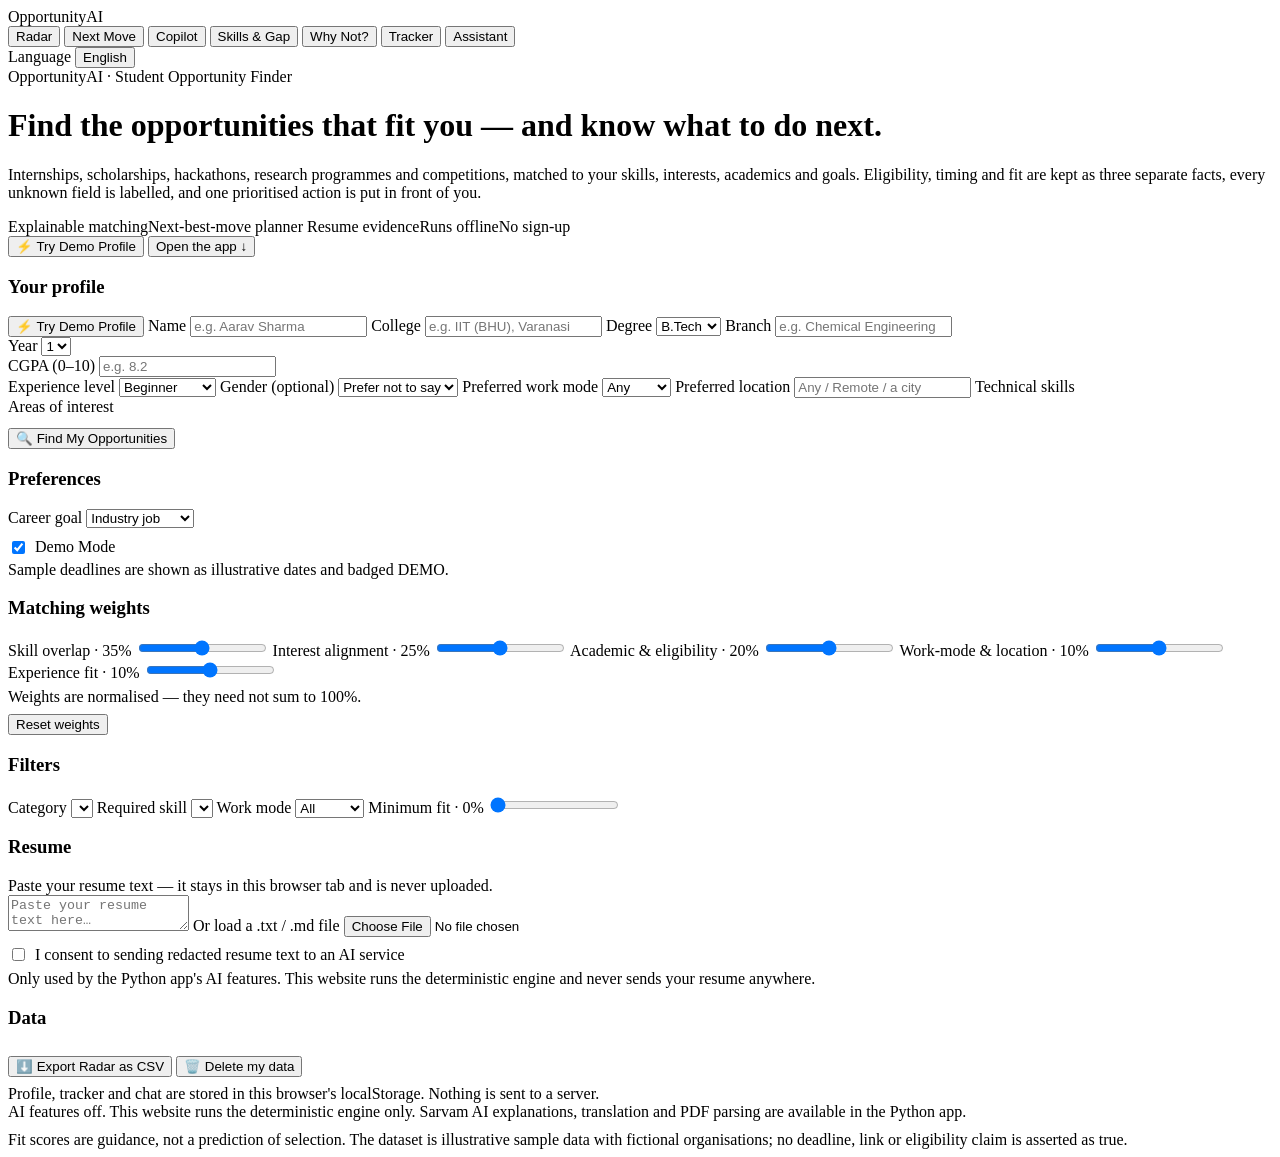
<file: web/template.html>
<!DOCTYPE html>
<html lang="en">
<head>
<meta charset="utf-8">
<meta name="viewport" content="width=device-width, initial-scale=1">
<title>OpportunityAI — Personal Opportunity Intelligence Platform</title>
<meta name="description" content="OpportunityAI helps Indian college students find, qualify for and prepare for internships, scholarships, hackathons and research programmes — with explainable matching and a prioritised next action. Runs fully in your browser.">
<link rel="icon" href="data:image/svg+xml,<svg xmlns='http://www.w3.org/2000/svg' viewBox='0 0 100 100'><text y='.9em' font-size='90'>🎯</text></svg>">
<style>
/*__CSS__*/
</style>
</head>
<body>

<nav class="nav">
  <div class="nav-in">
    <div class="brand">Opportunity<span>AI</span></div>
    <div class="tabs">
      <button class="tab active" data-tab="radar"><span data-i18n="radar">Radar</span></button>
      <button class="tab" data-tab="nextmove"><span data-i18n="nextmove">Next Move</span></button>
      <button class="tab" data-tab="copilot"><span data-i18n="copilot">Copilot</span></button>
      <button class="tab" data-tab="skills"><span data-i18n="skills">Skills &amp; Gap</span></button>
      <button class="tab" data-tab="whynot"><span data-i18n="whynot">Why Not?</span></button>
      <button class="tab" data-tab="tracker"><span data-i18n="tracker">Tracker</span></button>
      <button class="tab" data-tab="assistant"><span data-i18n="assistant">Assistant</span></button>
    </div>
    <div class="nav-right">
      <span class="muted" data-i18n="nav_language">Language</span>
      <button class="btn sm" id="lang-toggle"><span id="lang-label">English</span></button>
    </div>
  </div>
</nav>

<div class="wrap">

  <header class="hero">
    <div class="kicker">OpportunityAI · Student Opportunity Finder</div>
    <h1 data-i18n="hero_title">Find the opportunities that fit you — and know what to do next.</h1>
    <p data-i18n="hero_body">Internships, scholarships, hackathons, research programmes and competitions, matched to your
    skills, interests, academics and goals. Eligibility, timing and fit are kept as three separate
    facts, every unknown field is labelled, and one prioritised action is put in front of you.</p>
    <div class="tags">
      <span>Explainable matching</span><span>Next-best-move planner</span>
      <span>Resume evidence</span><span>Runs offline</span><span>No sign-up</span>
    </div>
    <div class="hero-cta">
      <button class="btn primary" id="btn-demo-hero">⚡ <span data-i18n="hero_cta1">Try Demo Profile</span></button>
      <button class="btn" id="btn-goto-app"><span data-i18n="hero_cta2">Open the app</span> ↓</button>
    </div>
  </header>

  <div class="metrics" id="metrics"></div>

  <div class="layout" id="layout">

    <aside>
      <div class="panel">
        <h3><span class="dot"></span><span data-i18n="profile">Your profile</span></h3>
        <button class="btn primary block" id="btn-demo">⚡ <span data-i18n="demo_profile">Try Demo Profile</span></button>
        <label for="pf-name" data-i18n="name">Name</label>
        <input type="text" id="pf-name" placeholder="e.g. Aarav Sharma">
        <label for="pf-college" data-i18n="college">College</label>
        <input type="text" id="pf-college" placeholder="e.g. IIT (BHU), Varanasi">
        <label for="pf-degree" data-i18n="degree">Degree</label>
        <select id="pf-degree">
          <option>B.Tech</option><option>B.E.</option><option>B.Sc</option><option>BCA</option>
          <option>MCA</option><option>M.Tech</option><option>M.Sc</option><option>MBA</option>
          <option>B.Com</option><option>Other</option>
        </select>
        <label for="pf-branch" data-i18n="branch">Branch</label>
        <input type="text" id="pf-branch" placeholder="e.g. Chemical Engineering">
        <div class="row">
          <div style="flex:1">
            <label for="pf-year" data-i18n="year">Year</label>
            <select id="pf-year"><option>1</option><option>2</option><option>3</option><option>4</option><option>5</option></select>
          </div>
          <div style="flex:1">
            <label for="pf-cgpa" data-i18n="cgpa">CGPA (0–10)</label>
            <input type="text" id="pf-cgpa" placeholder="e.g. 8.2">
          </div>
        </div>
        <label for="pf-exp" data-i18n="experience">Experience level</label>
        <select id="pf-exp"><option>Beginner</option><option>Intermediate</option><option>Advanced</option></select>
        <label for="pf-gender" data-i18n="gender">Gender (optional)</label>
        <select id="pf-gender">
          <option>Prefer not to say</option><option>Female</option><option>Male</option><option>Other</option>
        </select>
        <label for="pf-mode" data-i18n="work_mode">Preferred work mode</label>
        <select id="pf-mode"><option>Any</option><option>Remote</option><option>On-site</option><option>Hybrid</option></select>
        <label for="pf-location" data-i18n="location">Preferred location</label>
        <input type="text" id="pf-location" placeholder="Any / Remote / a city">
        <label data-i18n="skills_pick">Technical skills</label>
        <div class="multi" id="pf-skills"></div>
        <label data-i18n="interests_pick">Areas of interest</label>
        <div class="multi" id="pf-interests"></div>
        <div style="margin-top:12px">
          <button class="btn primary block" id="btn-apply-profile">🔍 <span data-i18n="find_opportunities">Find My Opportunities</span></button>
        </div>
      </div>

      <div class="panel">
        <h3><span class="dot"></span><span data-i18n="preferences">Preferences</span></h3>
        <label for="pf-goal" data-i18n="career_goal">Career goal</label>
        <select id="pf-goal">
          <option>Industry job</option><option>Higher studies</option><option>Research</option>
          <option>Startup</option><option>Undecided</option>
        </select>
        <div class="row" style="margin-top:10px">
          <label style="margin:0;display:flex;align-items:center;gap:7px">
            <input type="checkbox" id="demo-toggle" checked> <span data-i18n="demo_mode">Demo Mode</span>
          </label>
        </div>
        <div class="muted" style="margin-top:4px">Sample deadlines are shown as illustrative dates and badged DEMO.</div>
      </div>

      <div class="panel">
        <h3><span class="dot"></span><span data-i18n="weights">Matching weights</span></h3>
        <label for="w-skill">Skill overlap · <span id="w-skill-val">35%</span></label>
        <input type="range" id="w-skill" min="0" max="100" step="5">
        <label for="w-interest">Interest alignment · <span id="w-interest-val">25%</span></label>
        <input type="range" id="w-interest" min="0" max="100" step="5">
        <label for="w-academic">Academic &amp; eligibility · <span id="w-academic-val">20%</span></label>
        <input type="range" id="w-academic" min="0" max="100" step="5">
        <label for="w-workmode">Work-mode &amp; location · <span id="w-workmode-val">10%</span></label>
        <input type="range" id="w-workmode" min="0" max="100" step="5">
        <label for="w-experience">Experience fit · <span id="w-experience-val">10%</span></label>
        <input type="range" id="w-experience" min="0" max="100" step="5">
        <div class="muted" style="margin-top:6px">Weights are normalised — they need not sum to 100%.</div>
        <button class="btn sm block" id="btn-reset-weights" style="margin-top:8px"><span data-i18n="reset_weights">Reset weights</span></button>
      </div>

      <div class="panel">
        <h3><span class="dot"></span><span data-i18n="filters">Filters</span></h3>
        <label for="f-cat" data-i18n="category">Category</label>
        <select id="f-cat"></select>
        <label for="f-skill" data-i18n="required_skill">Required skill</label>
        <select id="f-skill"></select>
        <label for="f-mode" data-i18n="filter_mode">Work mode</label>
        <select id="f-mode">
          <option>All</option><option>Remote</option><option>On-site</option><option>Hybrid</option>
        </select>
        <label for="f-min"><span data-i18n="min_fit">Minimum fit</span> · <span id="f-min-val">0%</span></label>
        <input type="range" id="f-min" min="0" max="100" step="5" value="0">
      </div>

      <div class="panel">
        <h3><span class="dot"></span><span data-i18n="resume_title">Resume</span></h3>
        <div class="muted">Paste your resume text — it stays in this browser tab and is never uploaded.</div>
        <textarea id="resume-text" placeholder="Paste your resume text here…"></textarea>
        <label for="resume-file" style="margin-top:8px">Or load a .txt / .md file</label>
        <input type="file" id="resume-file" accept=".txt,.md,.pdf">
        <div style="margin-top:8px">
          <label style="display:flex;align-items:center;gap:7px;font-weight:500">
            <input type="checkbox" id="consent"> <span data-i18n="consent">I consent to sending redacted resume text to an AI service</span>
          </label>
        </div>
        <div class="muted" style="margin-top:6px">Only used by the Python app's AI features. This website
        runs the deterministic engine and never sends your resume anywhere.</div>
      </div>

      <div class="panel">
        <h3><span class="dot"></span><span data-i18n="data_title">Data</span></h3>
        <button class="btn block" id="btn-csv">⬇️ <span data-i18n="export_csv">Export Radar as CSV</span></button>
        <button class="btn block" id="btn-wipe" style="margin-top:8px">🗑️ <span data-i18n="delete_data">Delete my data</span></button>
        <div class="muted" style="margin-top:8px">Profile, tracker and chat are stored in this browser's
        localStorage. Nothing is sent to a server.</div>
      </div>

      <div class="panel">
        <div class="muted" data-i18n="ai_off">AI features off. This website runs the deterministic engine only. Sarvam AI explanations, translation and PDF parsing are available in the Python app.</div>
      </div>
    </aside>

    <main id="main"></main>
  </div>

  <footer class="footer">
    <div id="notice"></div>
    <div style="margin-top:10px">Fit scores are guidance, not a prediction of selection. The dataset is
    illustrative sample data with fictional organisations; no deadline, link or eligibility claim is
    asserted as true.</div>
  </footer>
</div>

<script>
/*__DATA__*/
</script>
<script>
/*__ENGINE__*/
</script>
<script>
/*__APP__*/
</script>
</body>
</html>
</file>
